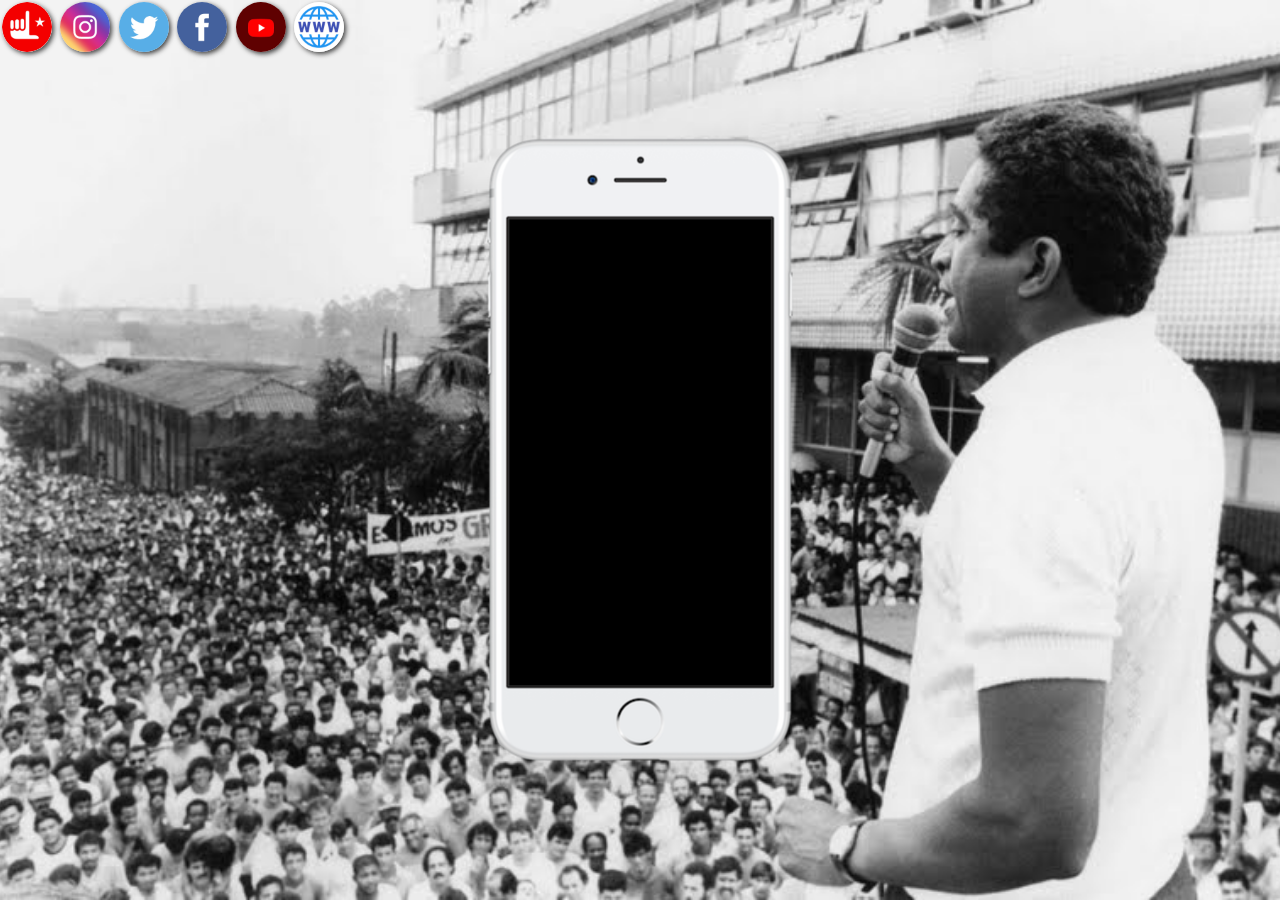
<file: index.html>
<!DOCTYPE html>
<html lang="pt-br">
<head>
    <meta charset="UTF-8">
    <meta http-equiv="X-UA-Compatible" content="IE=edge">
    <meta name="viewport" content="width=device-width, initial-scale=1.0">
    <title>Deputado Federal Vicentinho</title>
    <link rel="shortcut icon" href="imagens/icone.png" type="image/x-icon">
    <link rel="stylesheet" href="Estilos/style.css">
</head>
<body>
    <main>
        <section id="telefone">
            <iframe  src="" name="tela" id="tela" frameborder="0" width="100vw"></iframe>
        </section>
        <section id="redes-sociais">
            <a href="Htmls/home.html" target="tela"><img src="imagens/Logos/Logo_home.jpg" alt="home"></a>
            <a href="Htmls/instagram.html" target="tela"><img src="imagens/Logos/logo-instagram.jpg" alt="instagram"></a>
            <a href="Htmls/twitter.html" target="tela"><img src="imagens/Logos/logo-twitter.jpg" alt="twitter"></a>
            <a href="Htmls/facebook.html" target="tela"><img src="imagens/Logos/logo-facebook.jpg" alt="facebook"></a>
            <a href="Htmls/youtube.html" target="tela"><img src="imagens/Logos/logo-youtube.jpg" alt="youtube"></a>
            <a href="Htmls/Site.html" target="tela"><img src="imagens/Logos/logo-site.jpg" alt="site"></a>

        </section>
    </main>
    
</body>
</html>
</file>
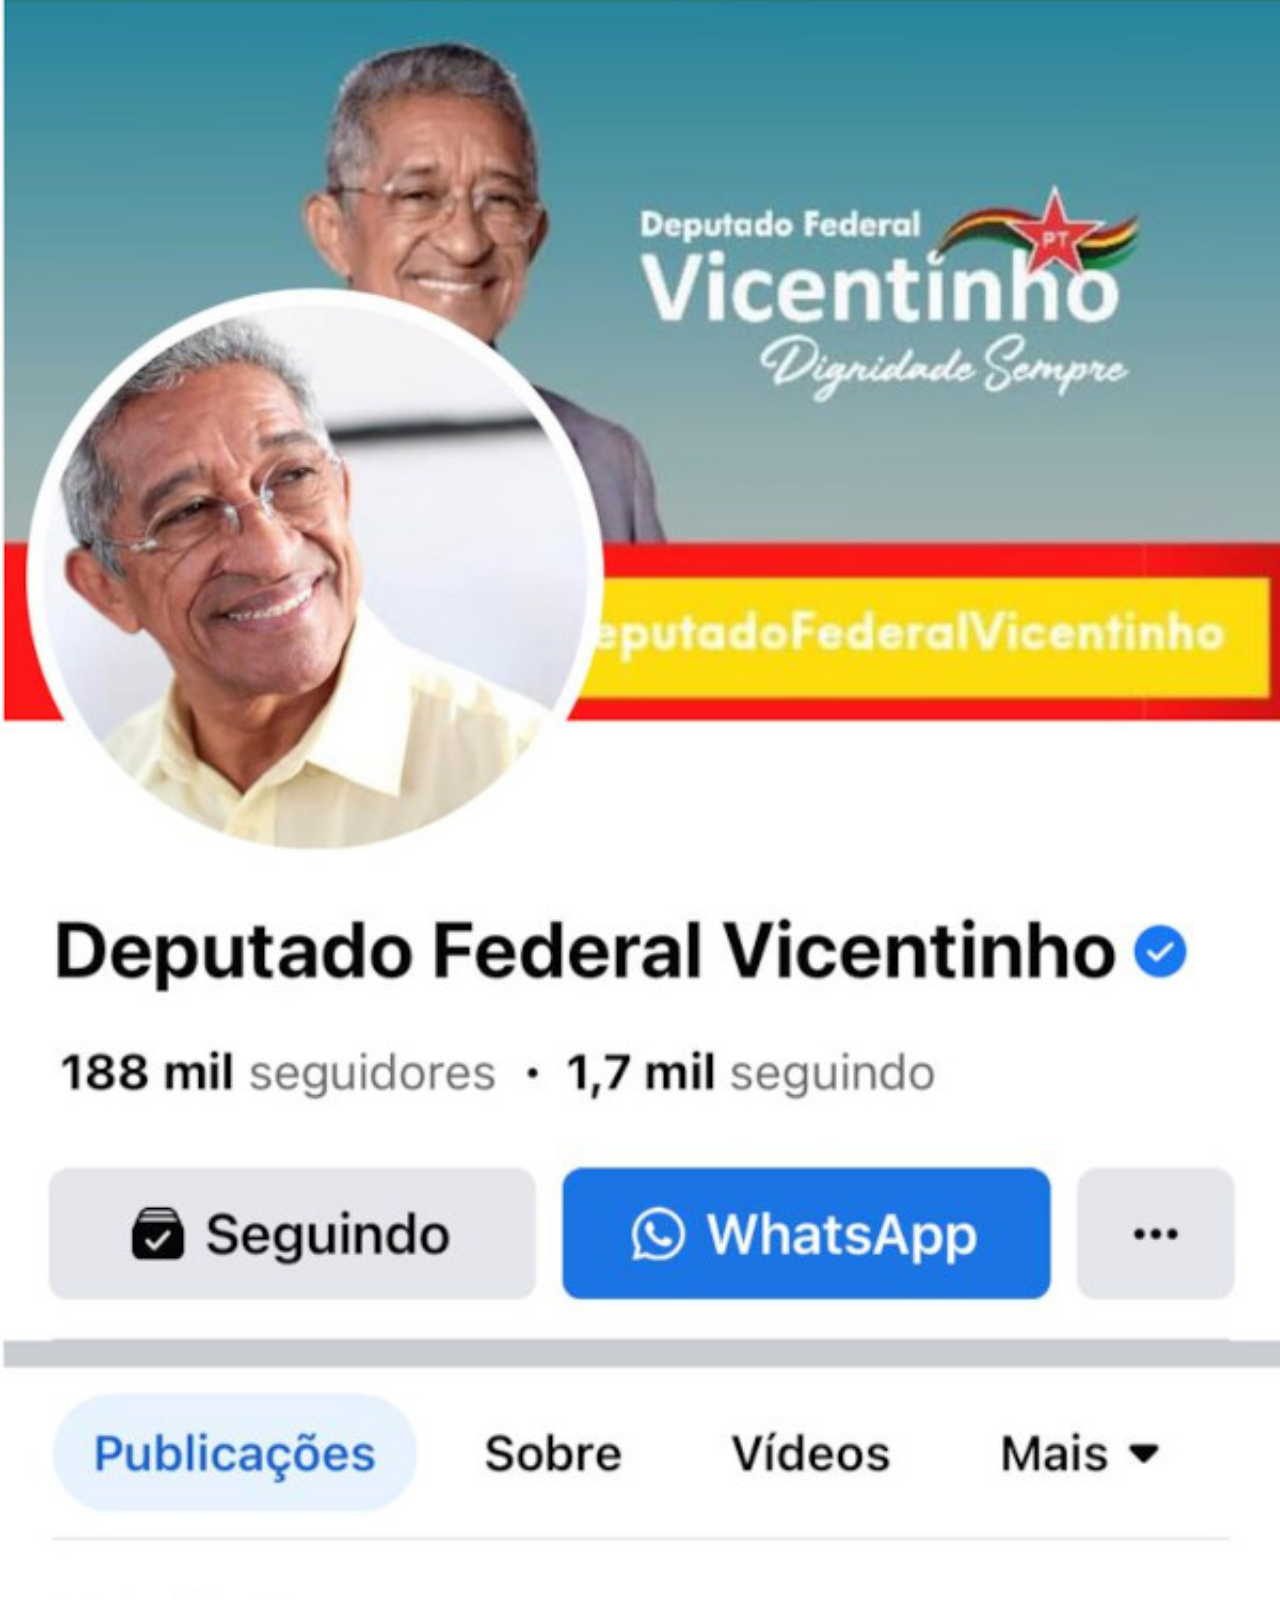
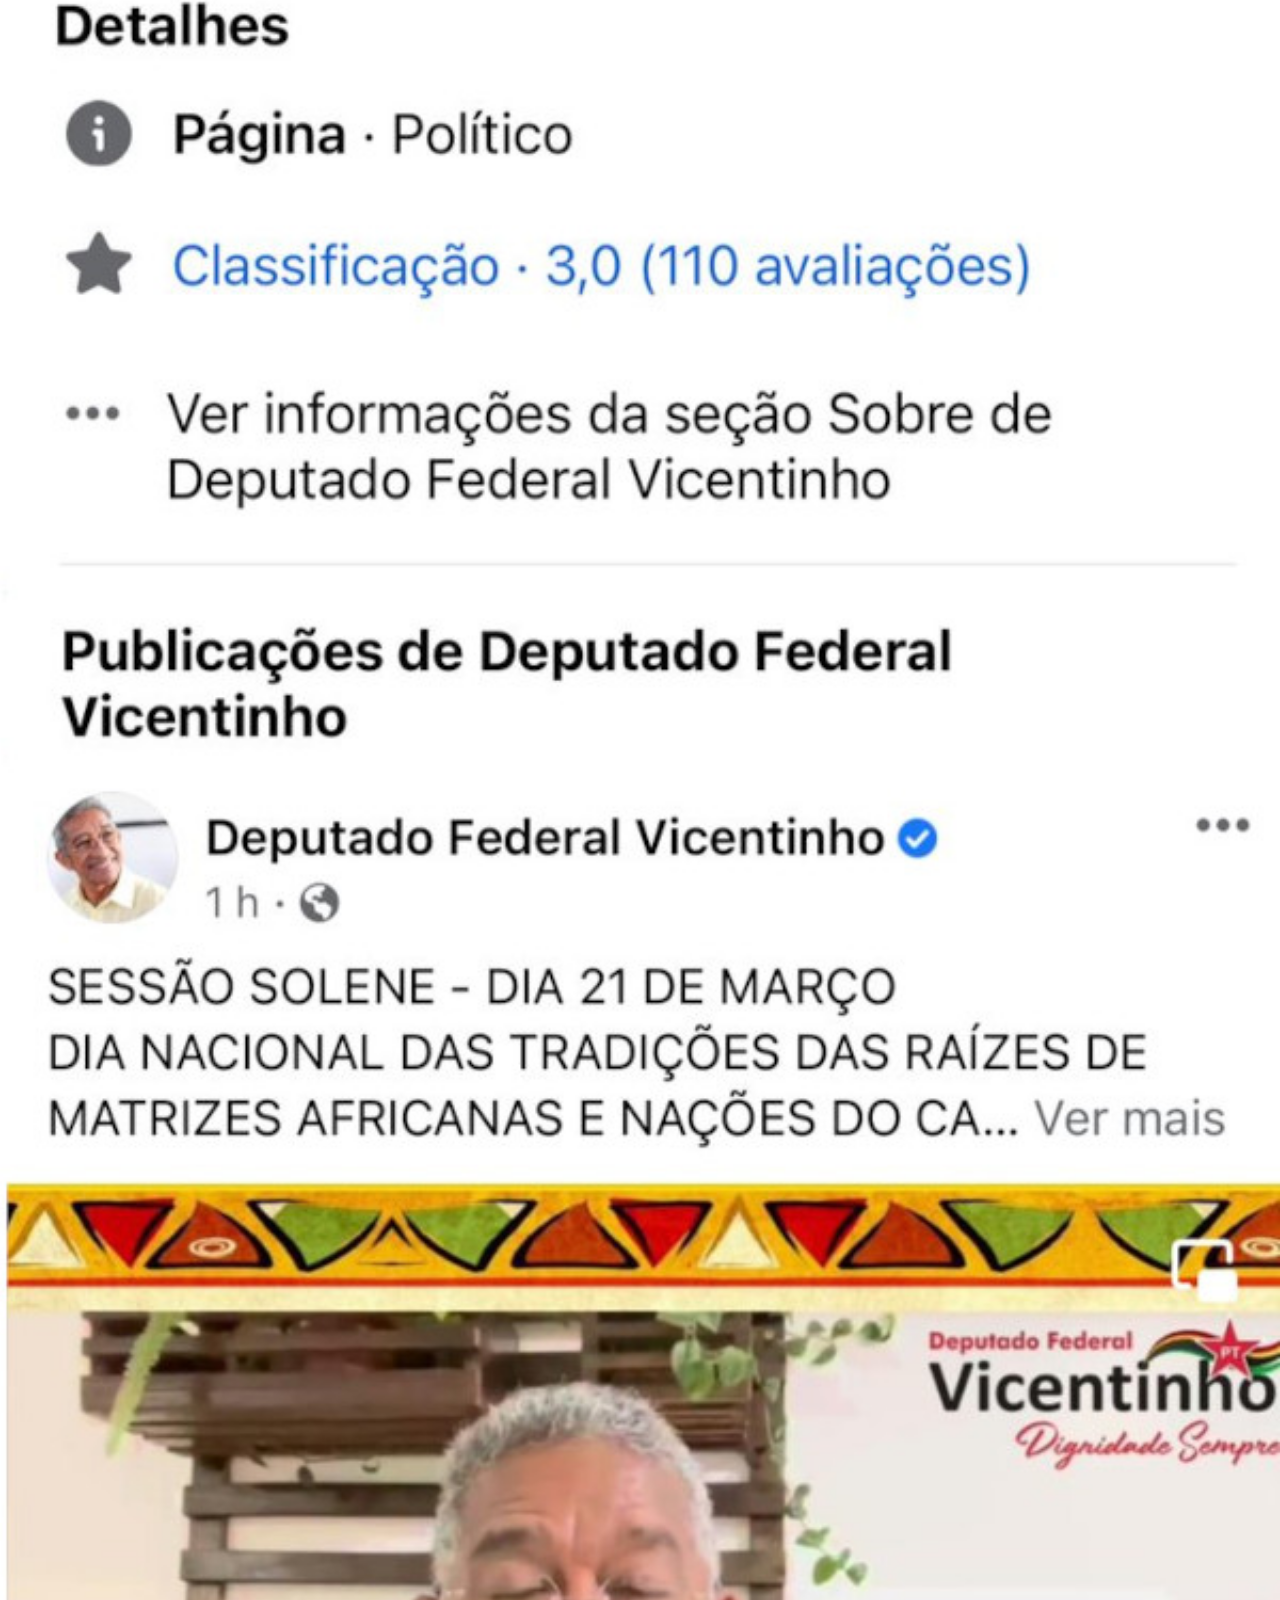
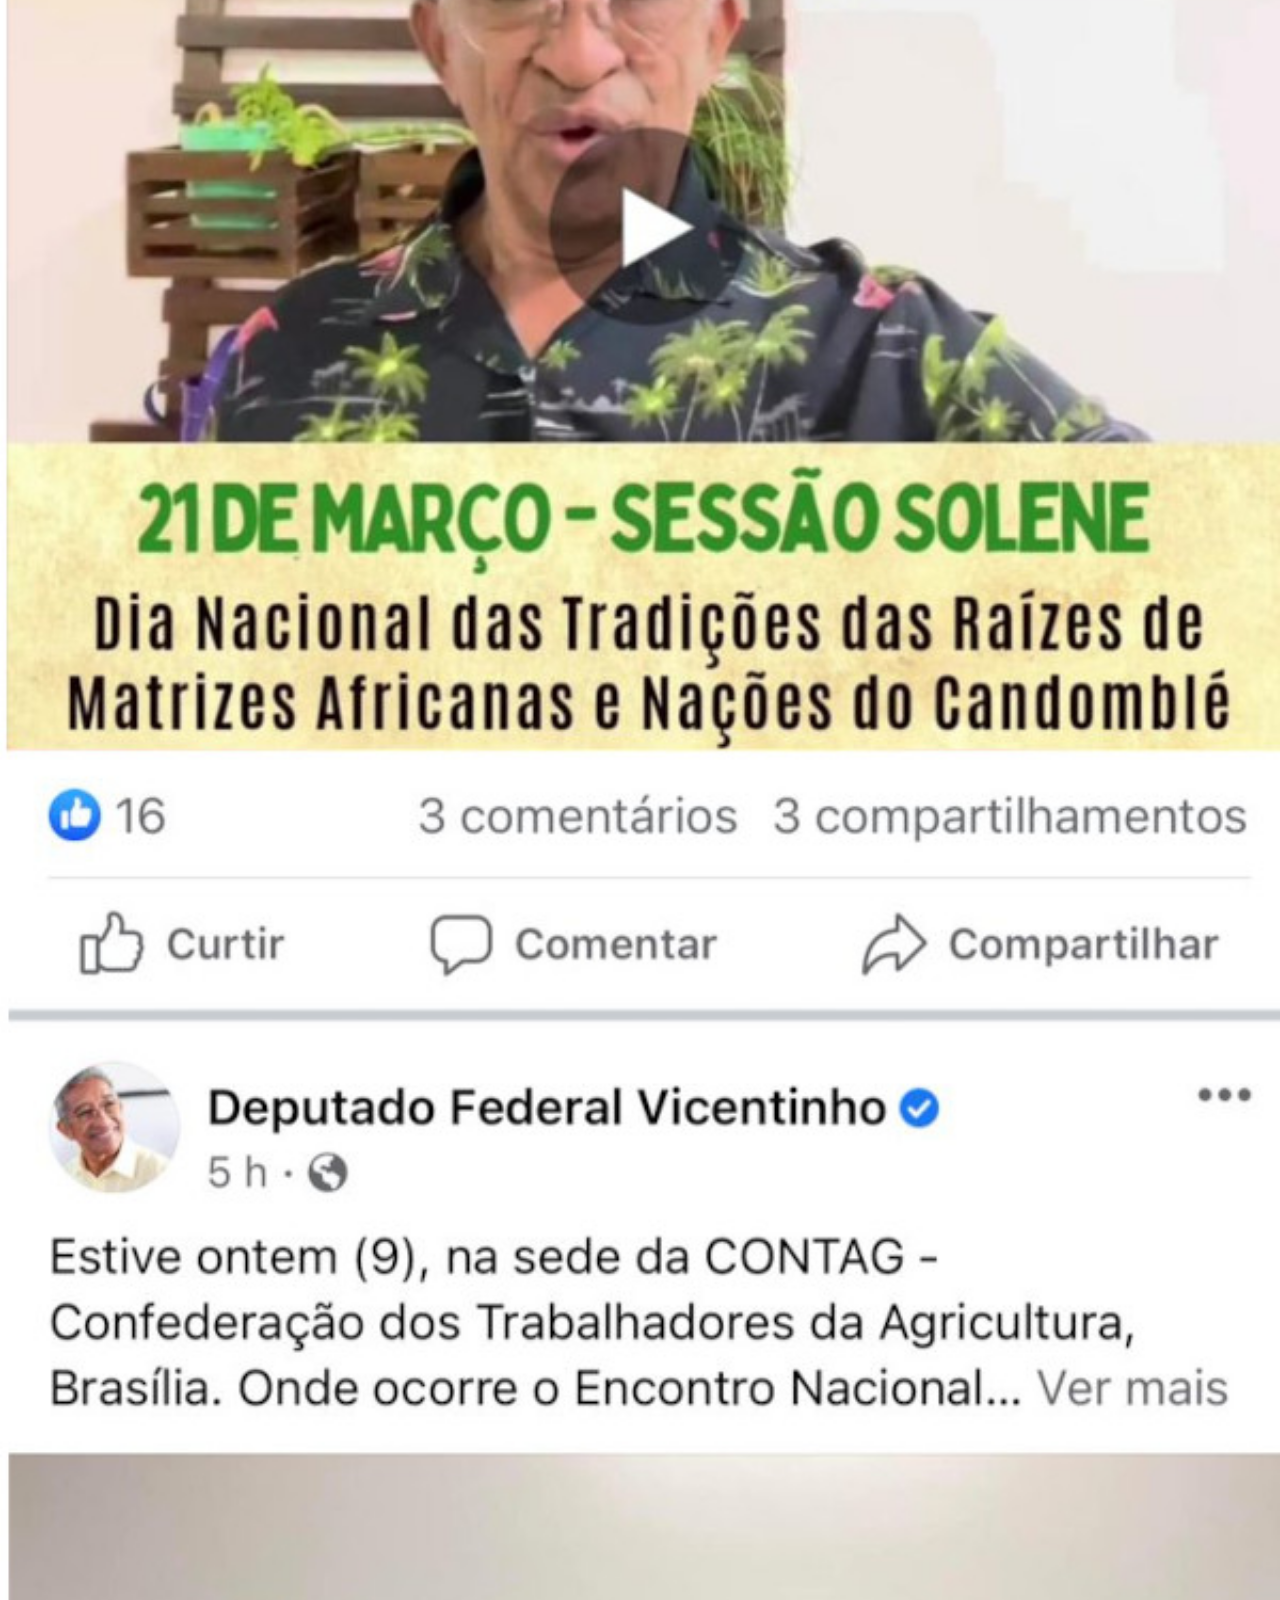
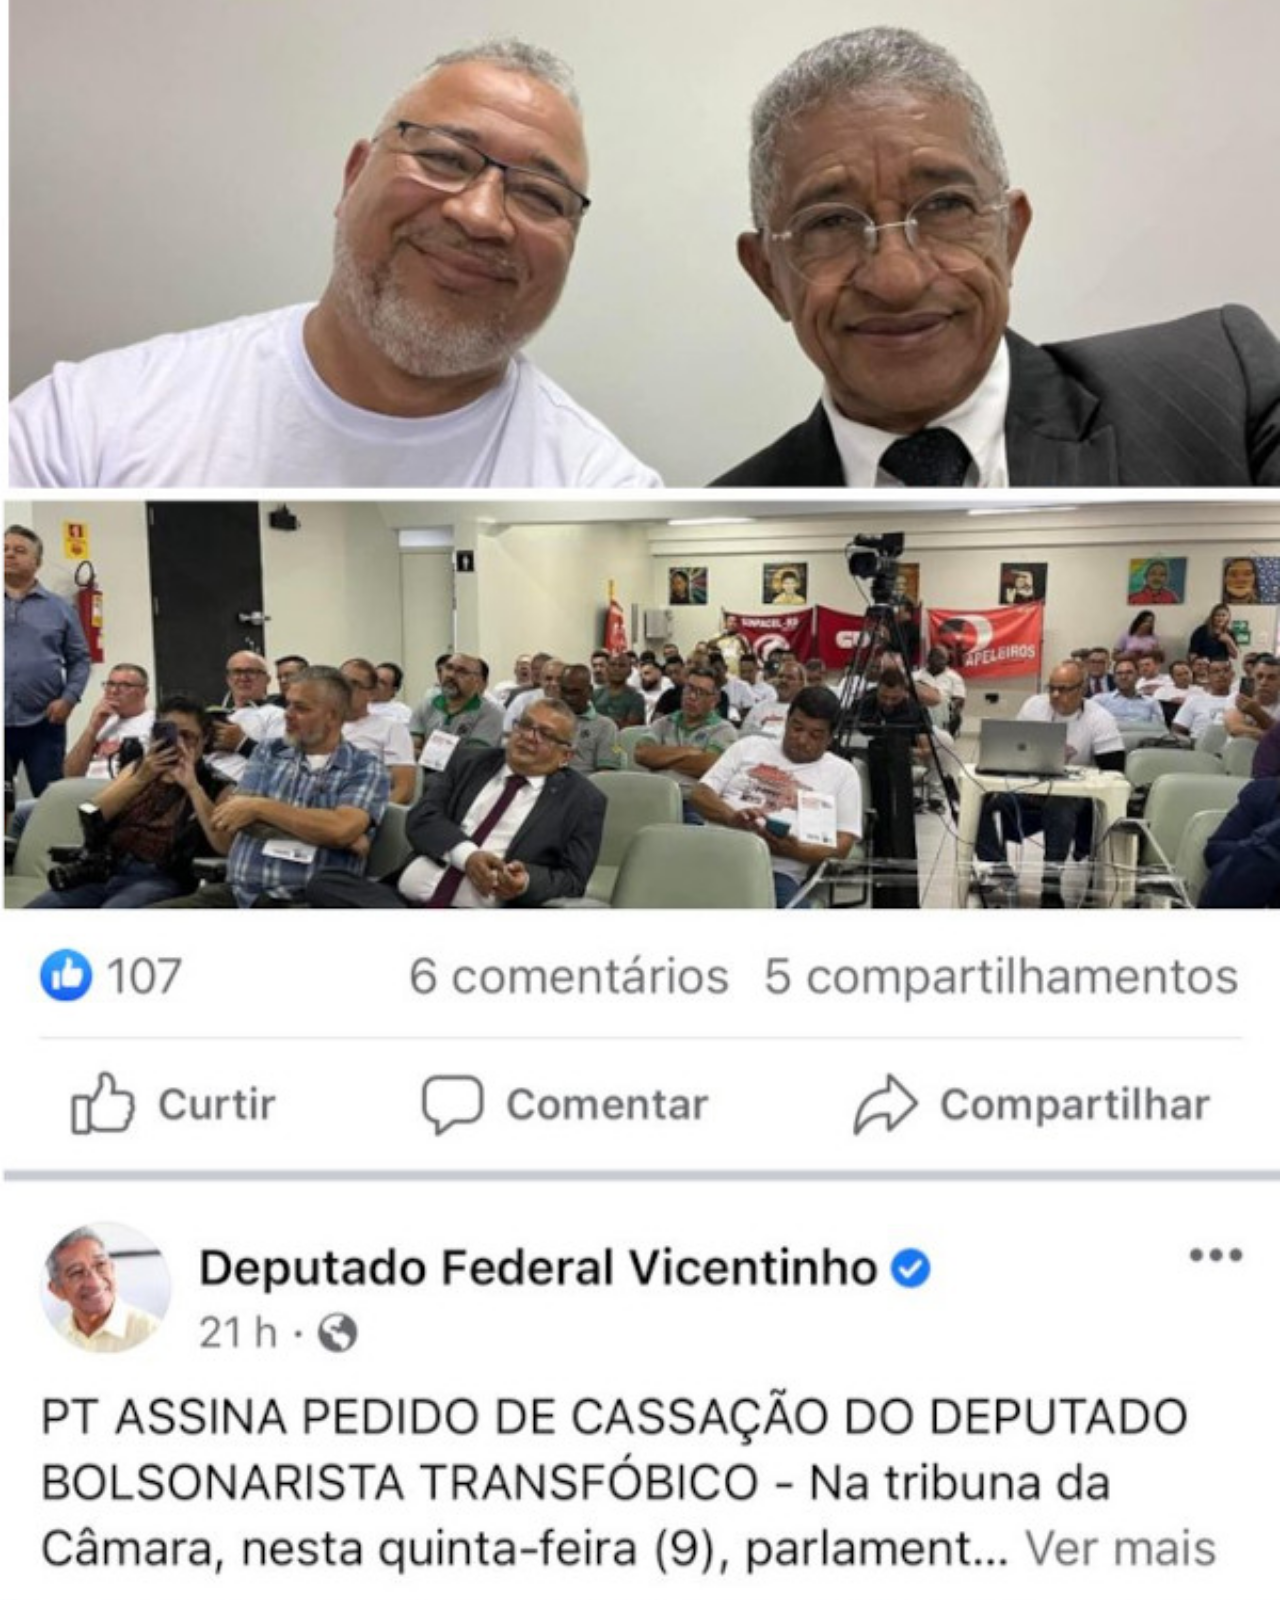
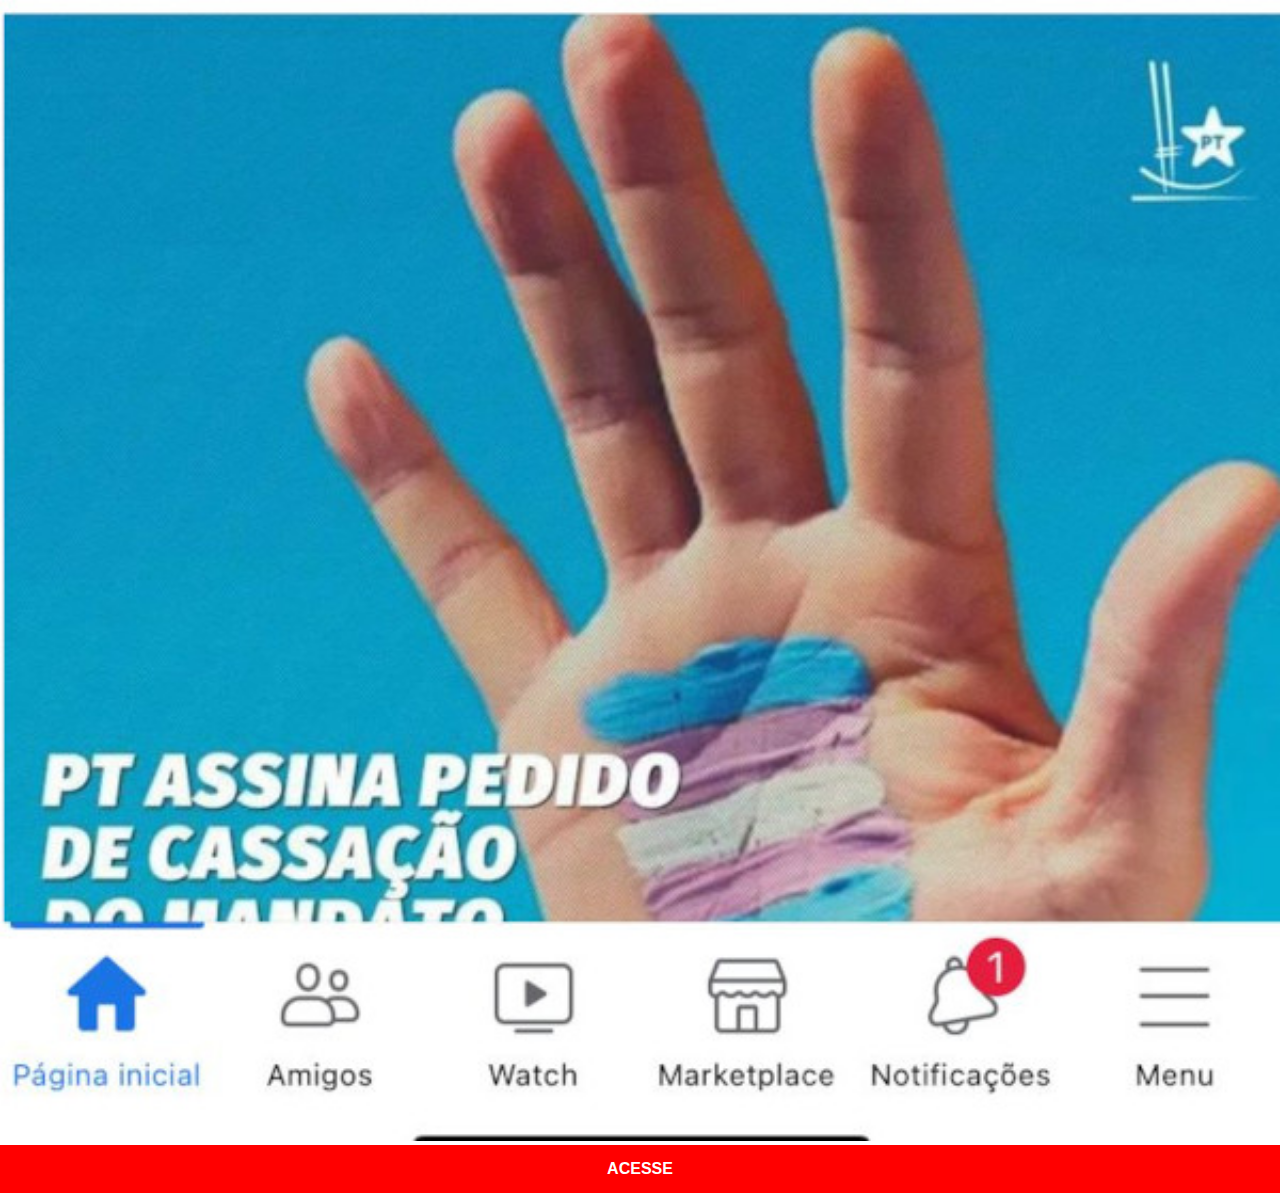
<file: Htmls/facebook.html>
<!DOCTYPE html>
<html lang="pt-br">
<head>
    <meta charset="UTF-8">
    <meta http-equiv="X-UA-Compatible" content="IE=edge">
    <meta name="viewport" content="width=device-width, initial-scale=1.0">
    <title>facebook</title>
    <link rel="stylesheet" href="../Estilos/estilo.css">
</head>
<body>
    <img src="../imagens/Redes/Facebook_Pai.jpg" alt="facebook">
    <a href="https://www.facebook.com/DeputadoFederalVicentinho?mibextid=ZbWKwL" target="_blank">ACESSE</a>
    
</body>
</html>
</file>
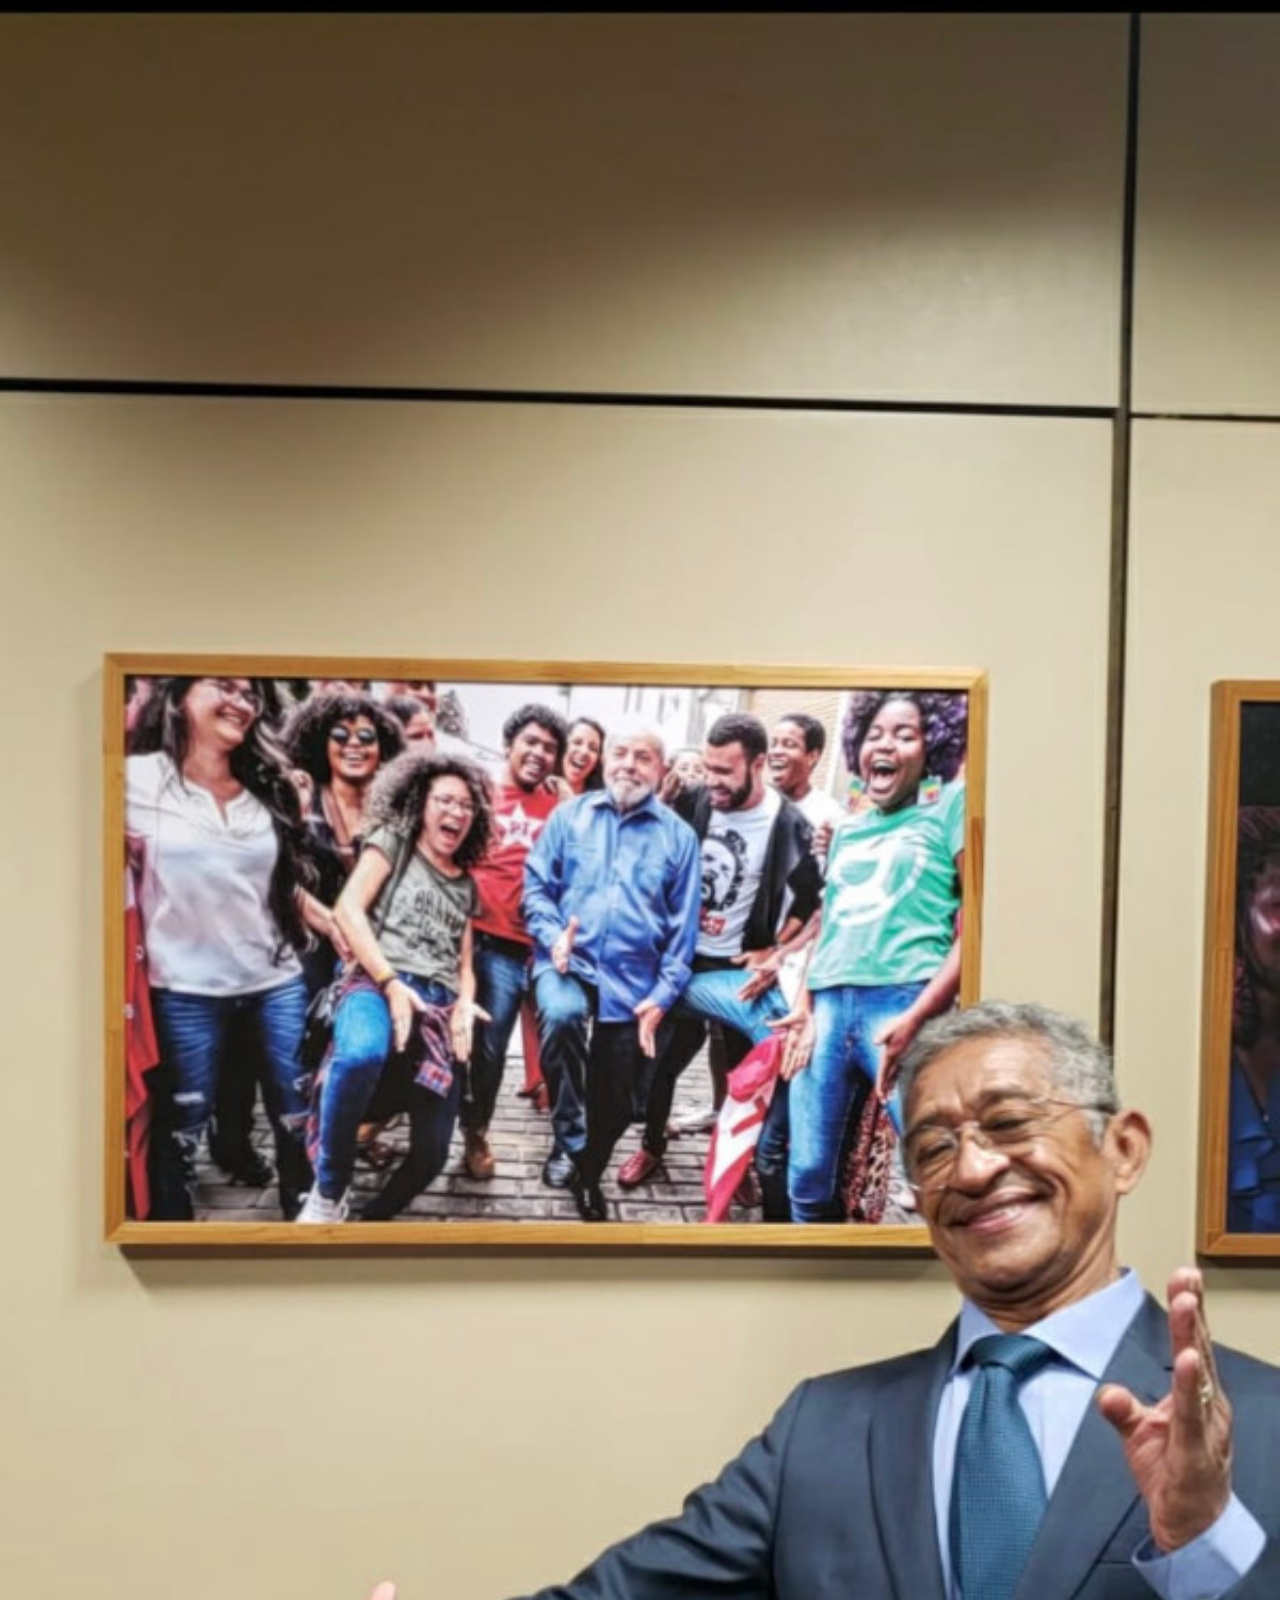
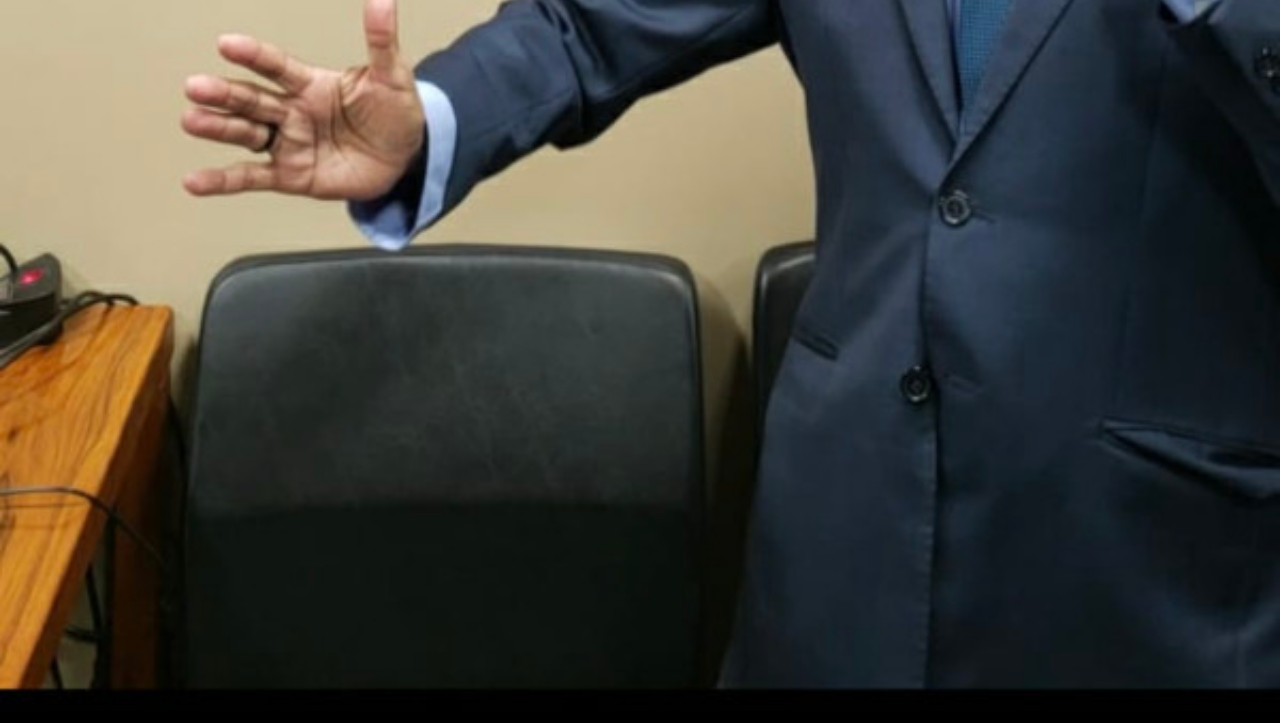
<file: Htmls/home.html>
<!DOCTYPE html>
<html lang="pt-br">
<head>
    <meta charset="UTF-8">
    <meta http-equiv="X-UA-Compatible" content="IE=edge">
    <meta name="viewport" content="width=device-width, initial-scale=1.0">
    <title>Home</title>
    <link rel="stylesheet" href="../Estilos/estilo.css">
    
    
</head>
         

<body>
    <img style="background-size: cover;" src="../imagens/Pai_home.jpg" alt="home">
</body>
</html>
</file>
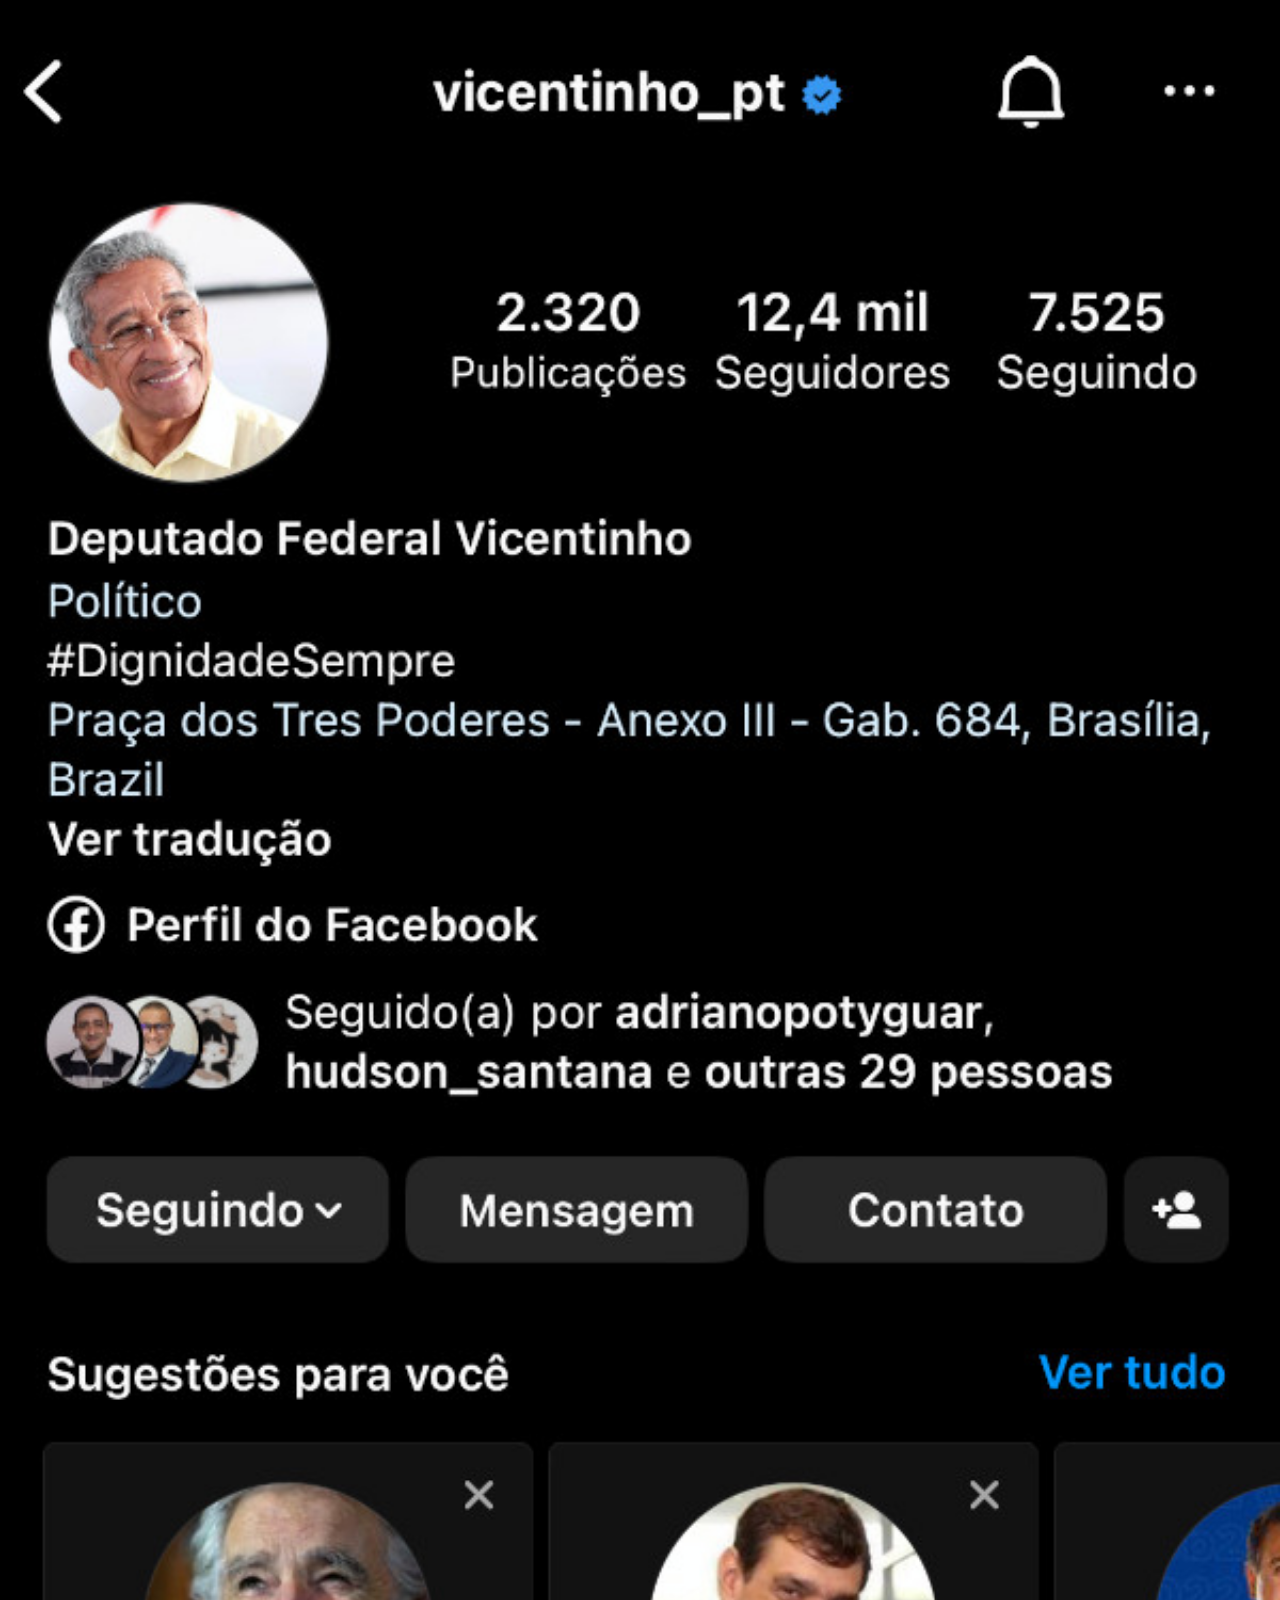
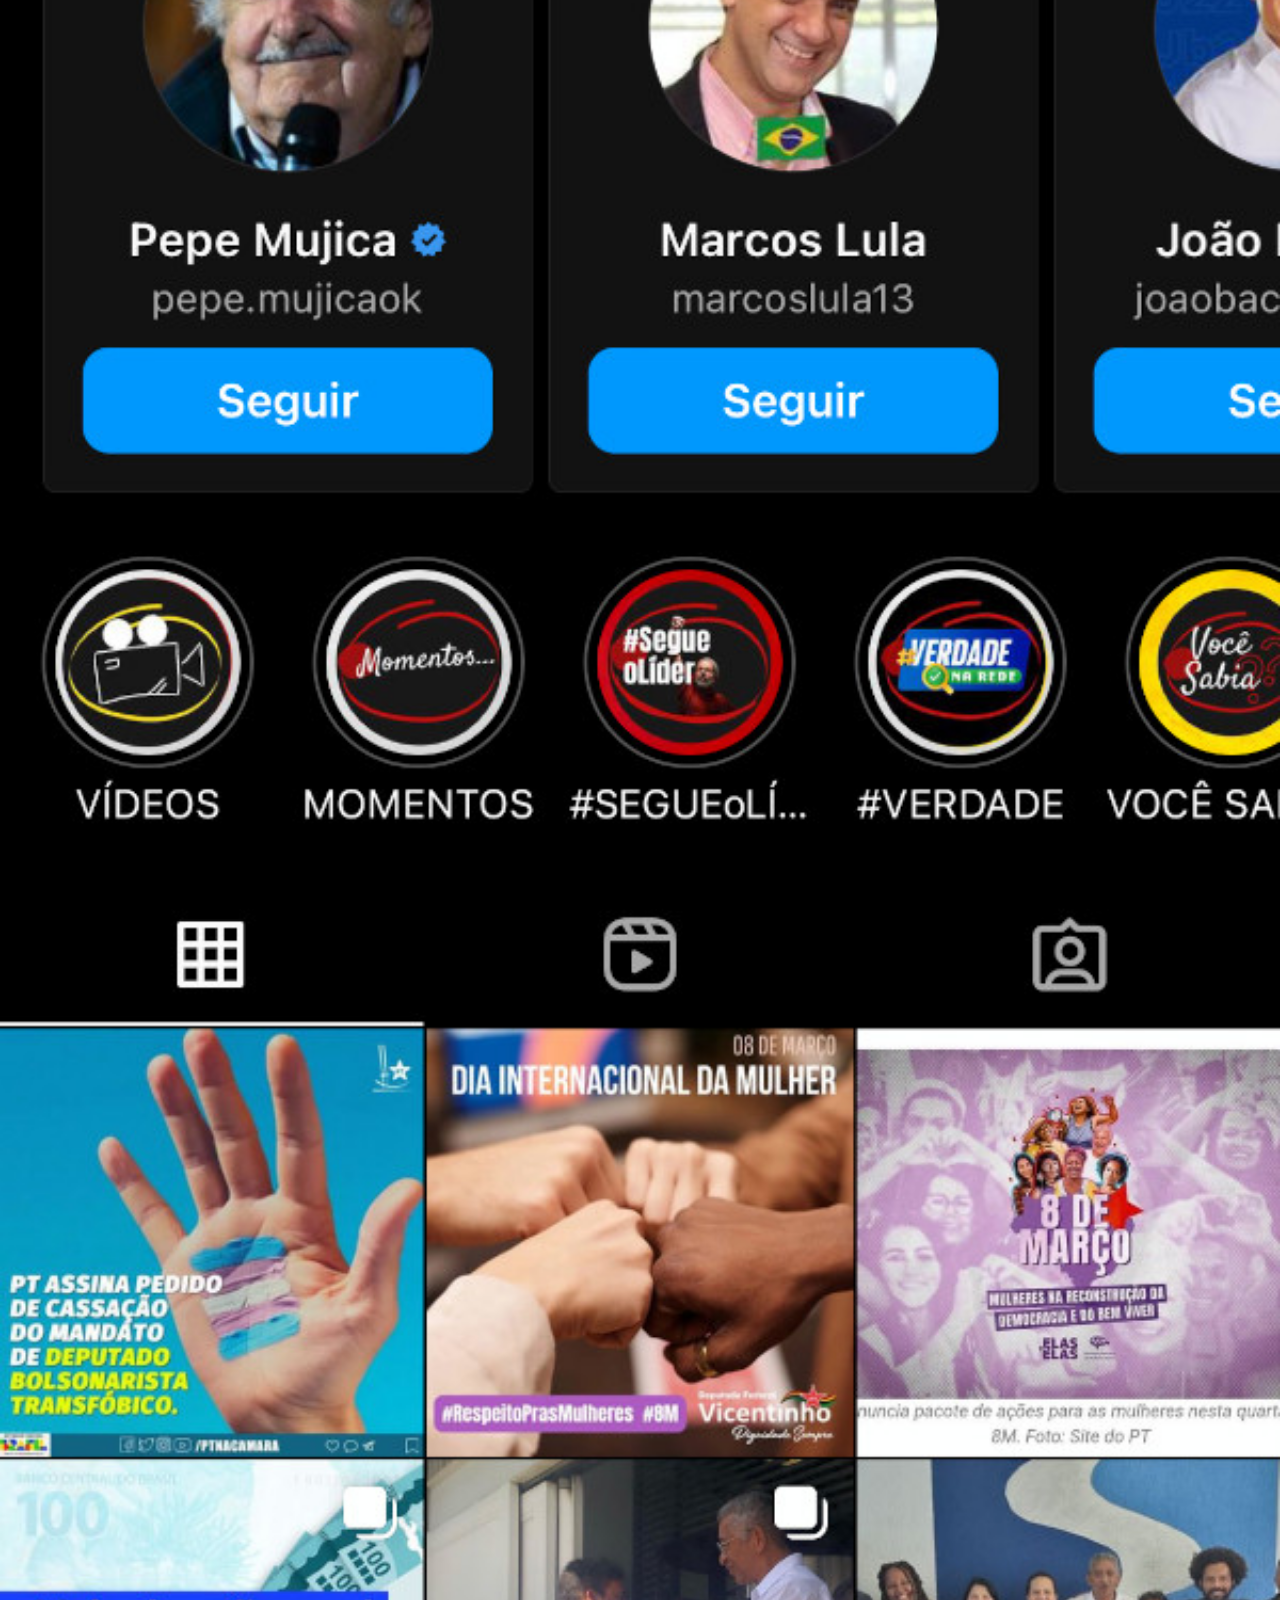
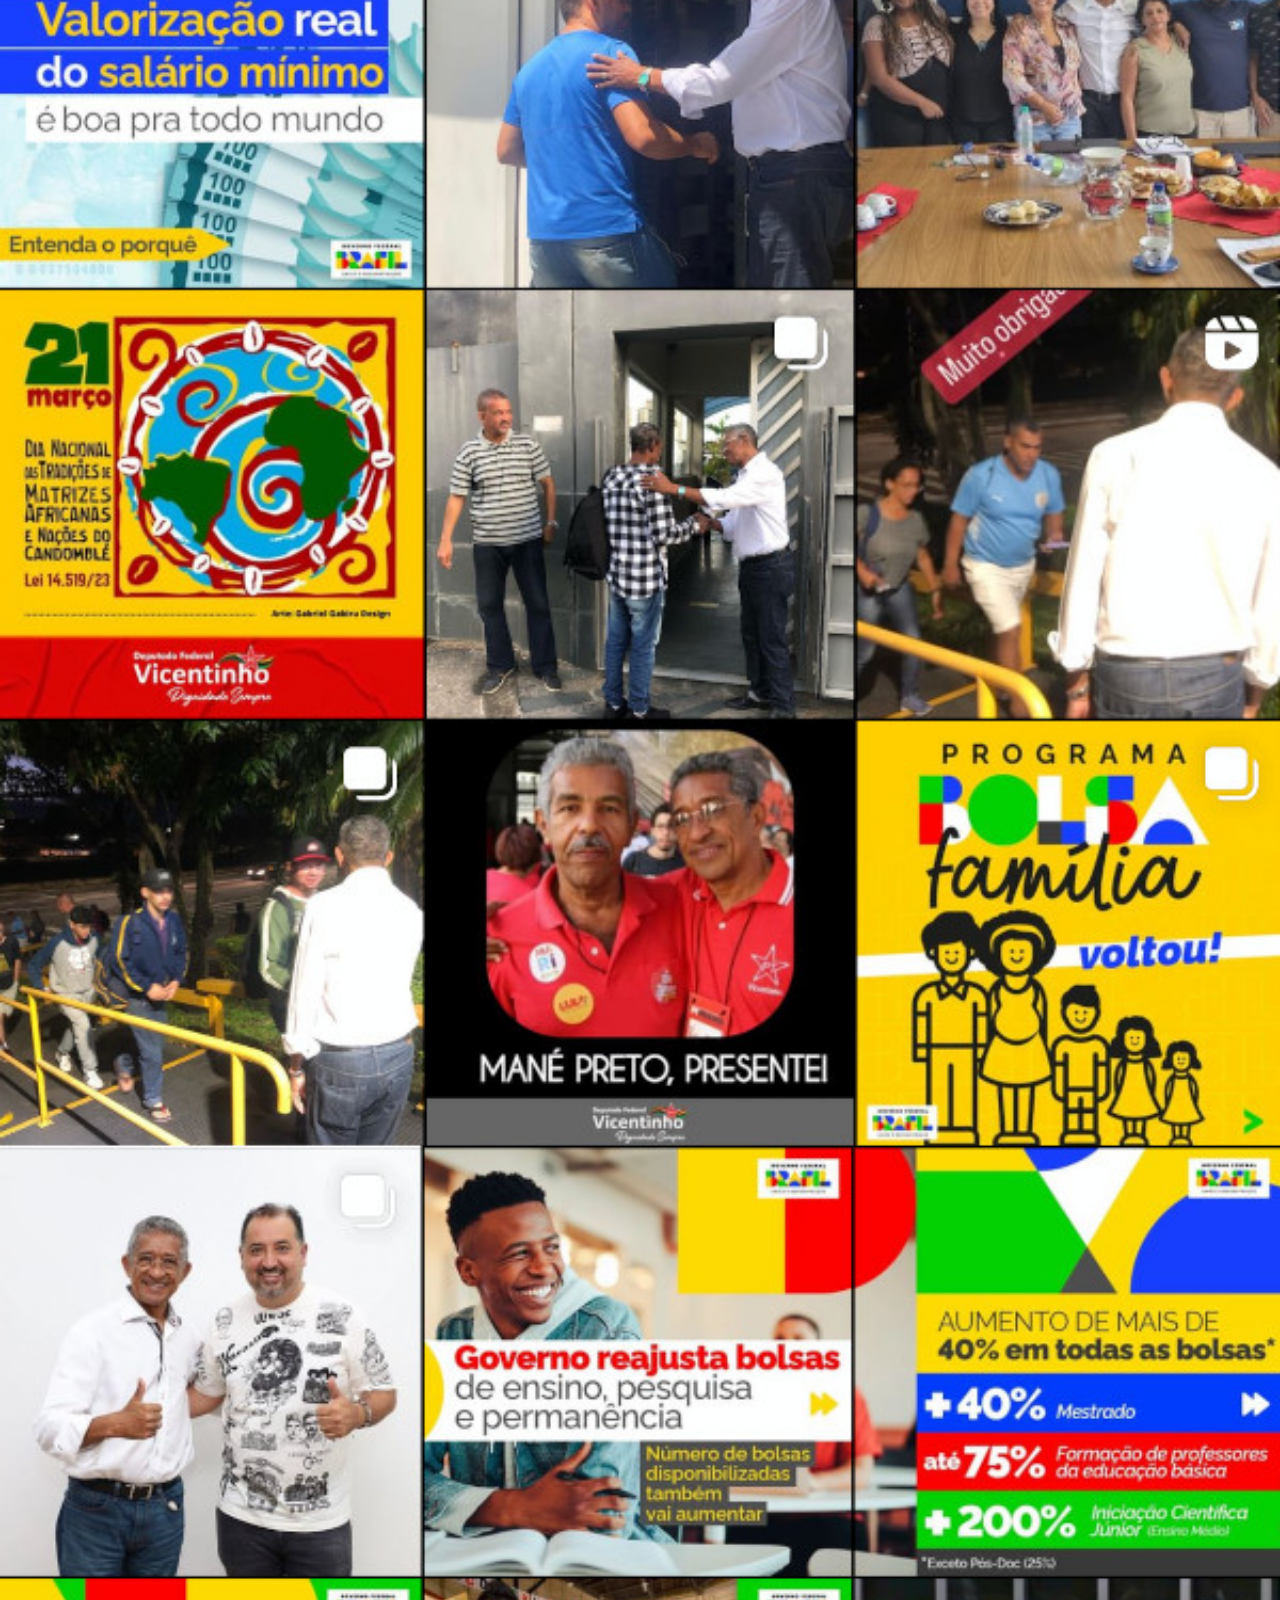
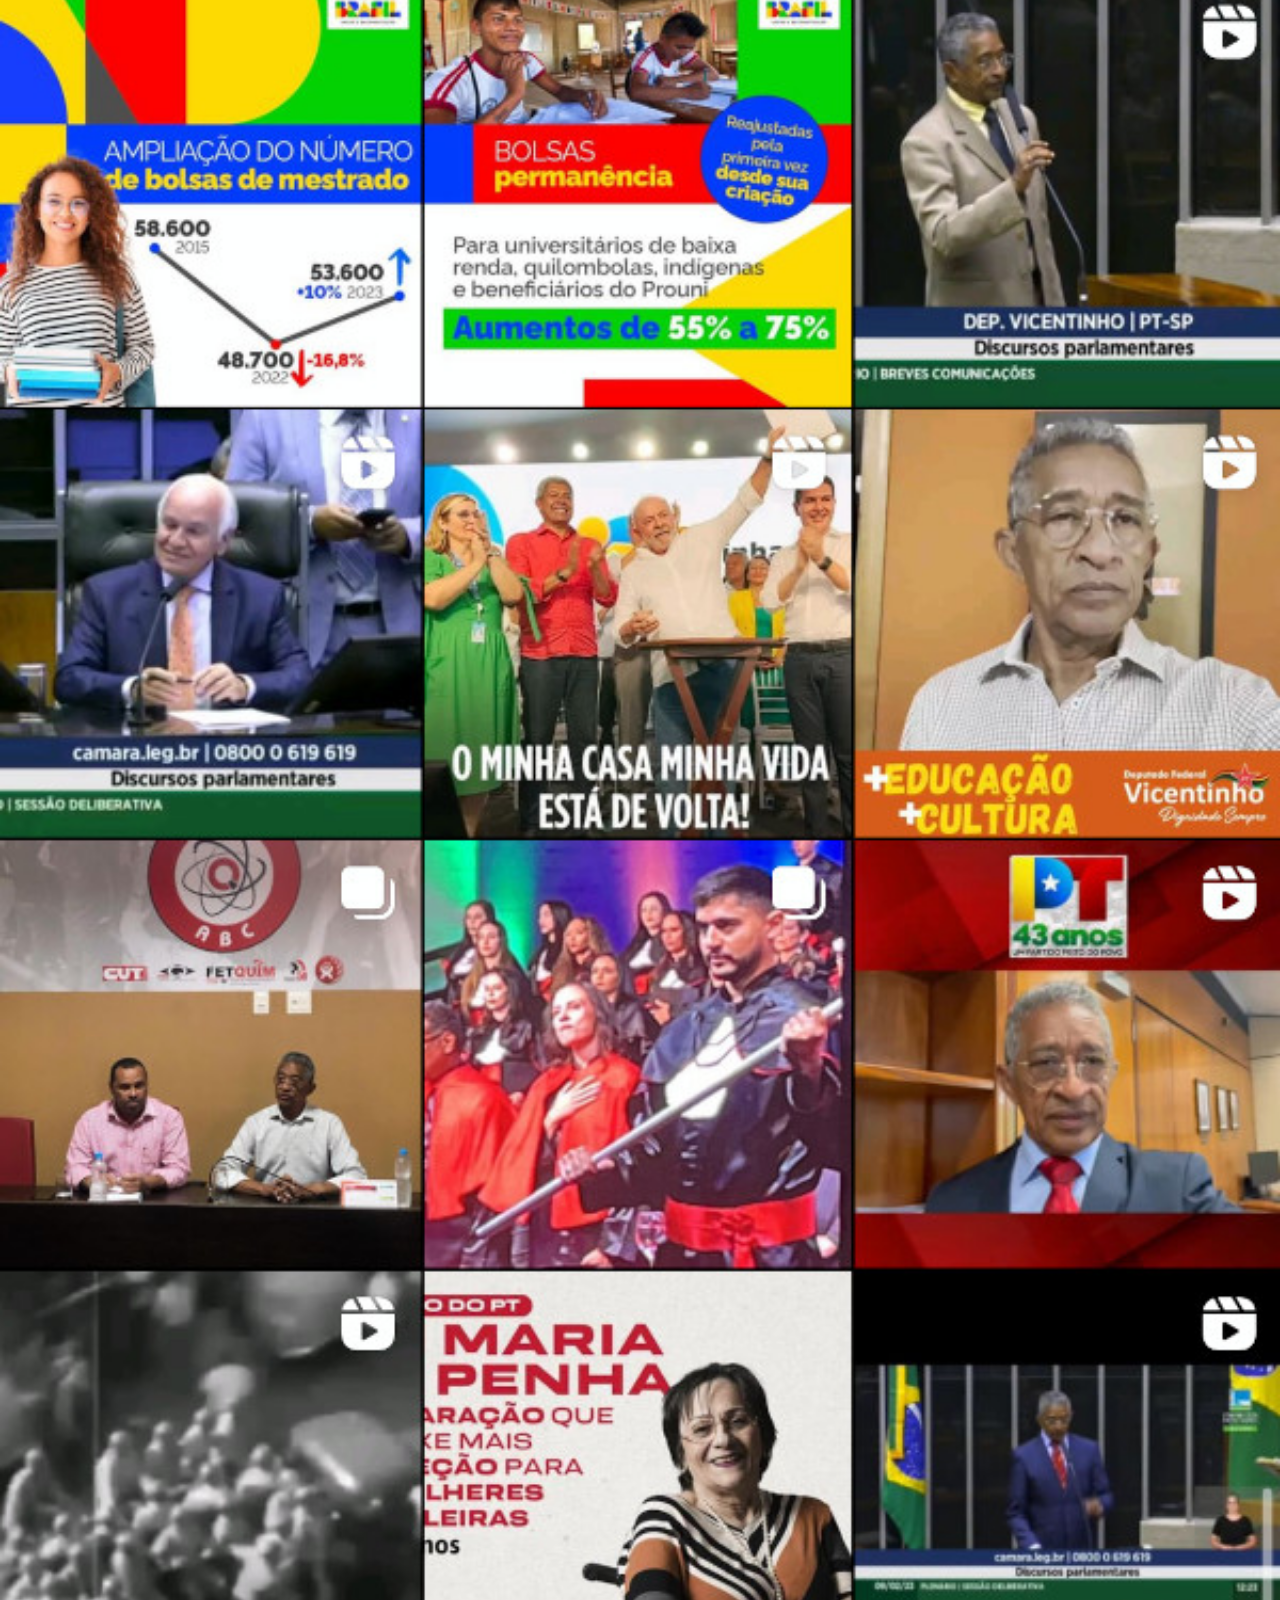
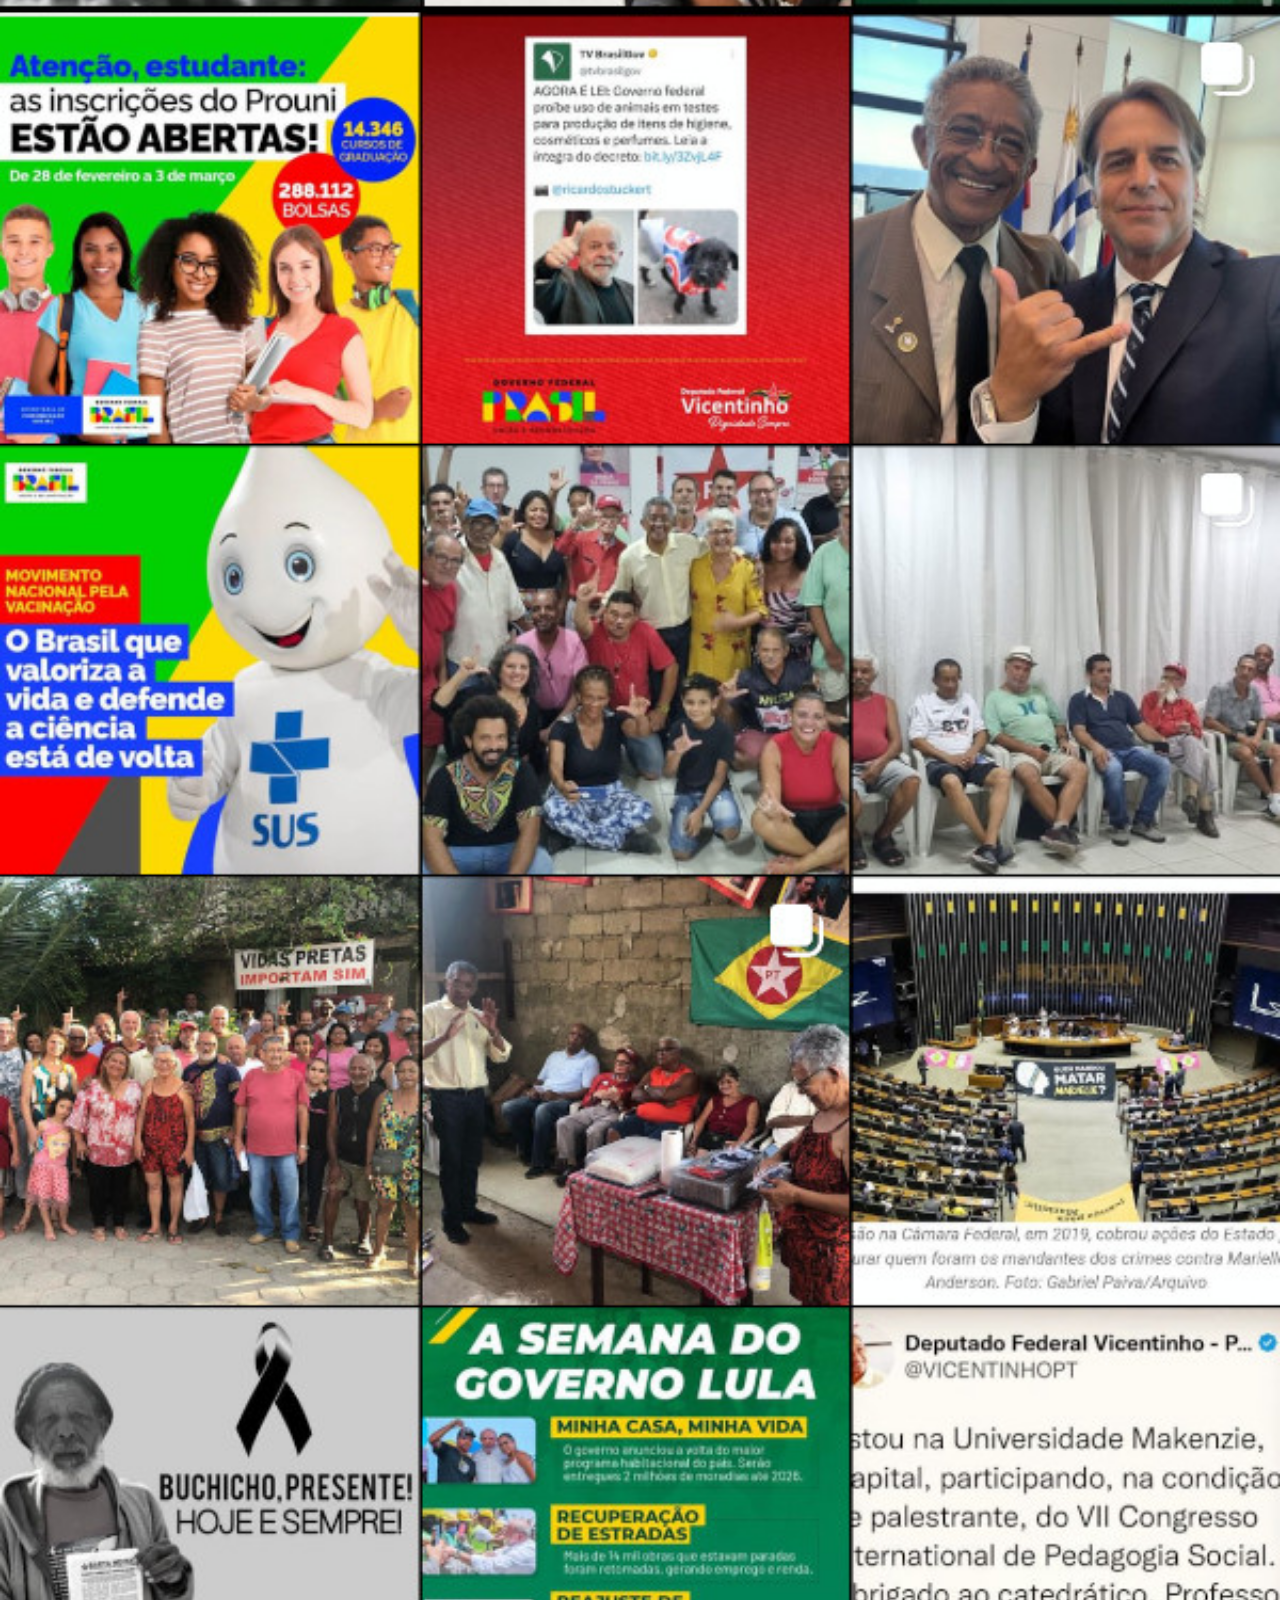
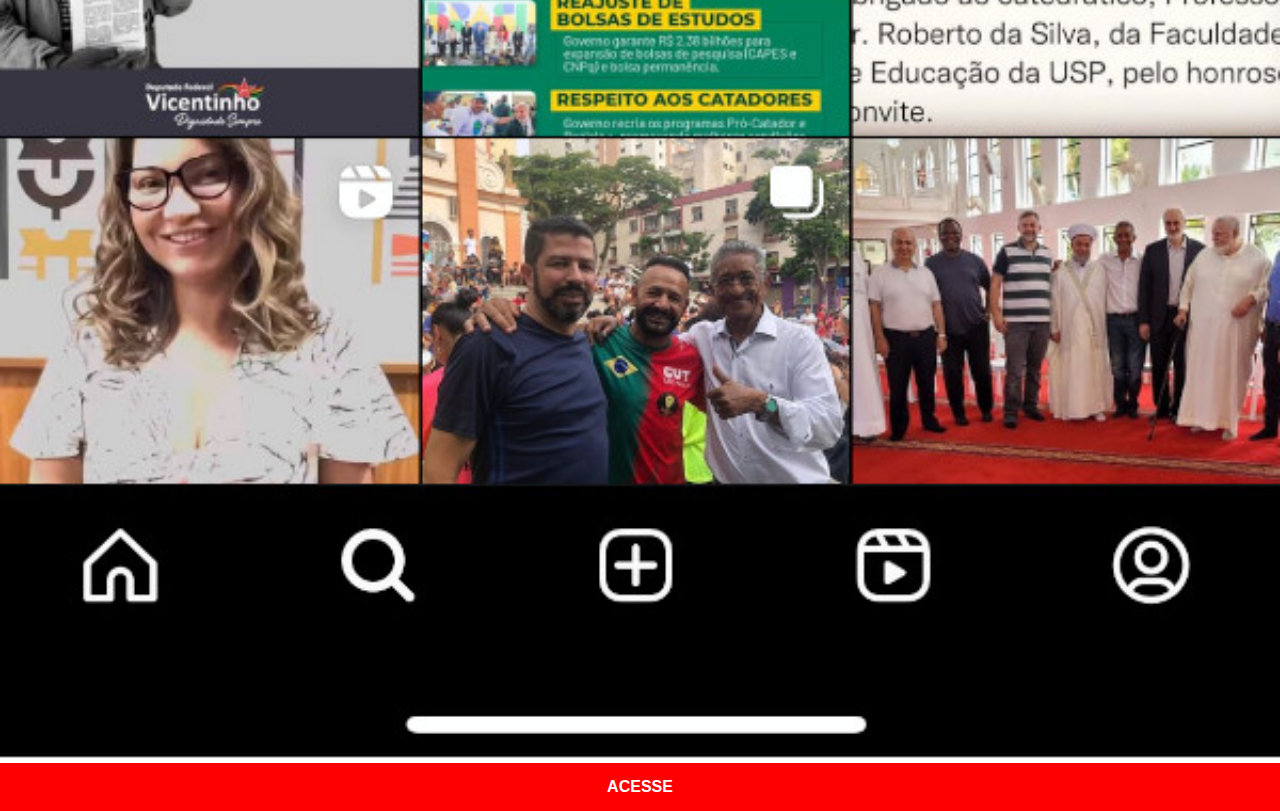
<file: Htmls/instagram.html>
<!DOCTYPE html>
<html lang="pt-br">
<head>
    <meta charset="UTF-8">
    <meta http-equiv="X-UA-Compatible" content="IE=edge">
    <meta name="viewport" content="width=device-width, initial-scale=1.0">
    <title>Instagram</title>
    <link rel="stylesheet" href="../Estilos/estilo.css">
</head>
<body>
    <img src="../imagens/Redes/Instagram_Pai.jpg" alt="Instagram">
    <a href="https://www.instagram.com/vicentinho_pt/" target="_blank">ACESSE</a>

    
</body>
</html>
</file>
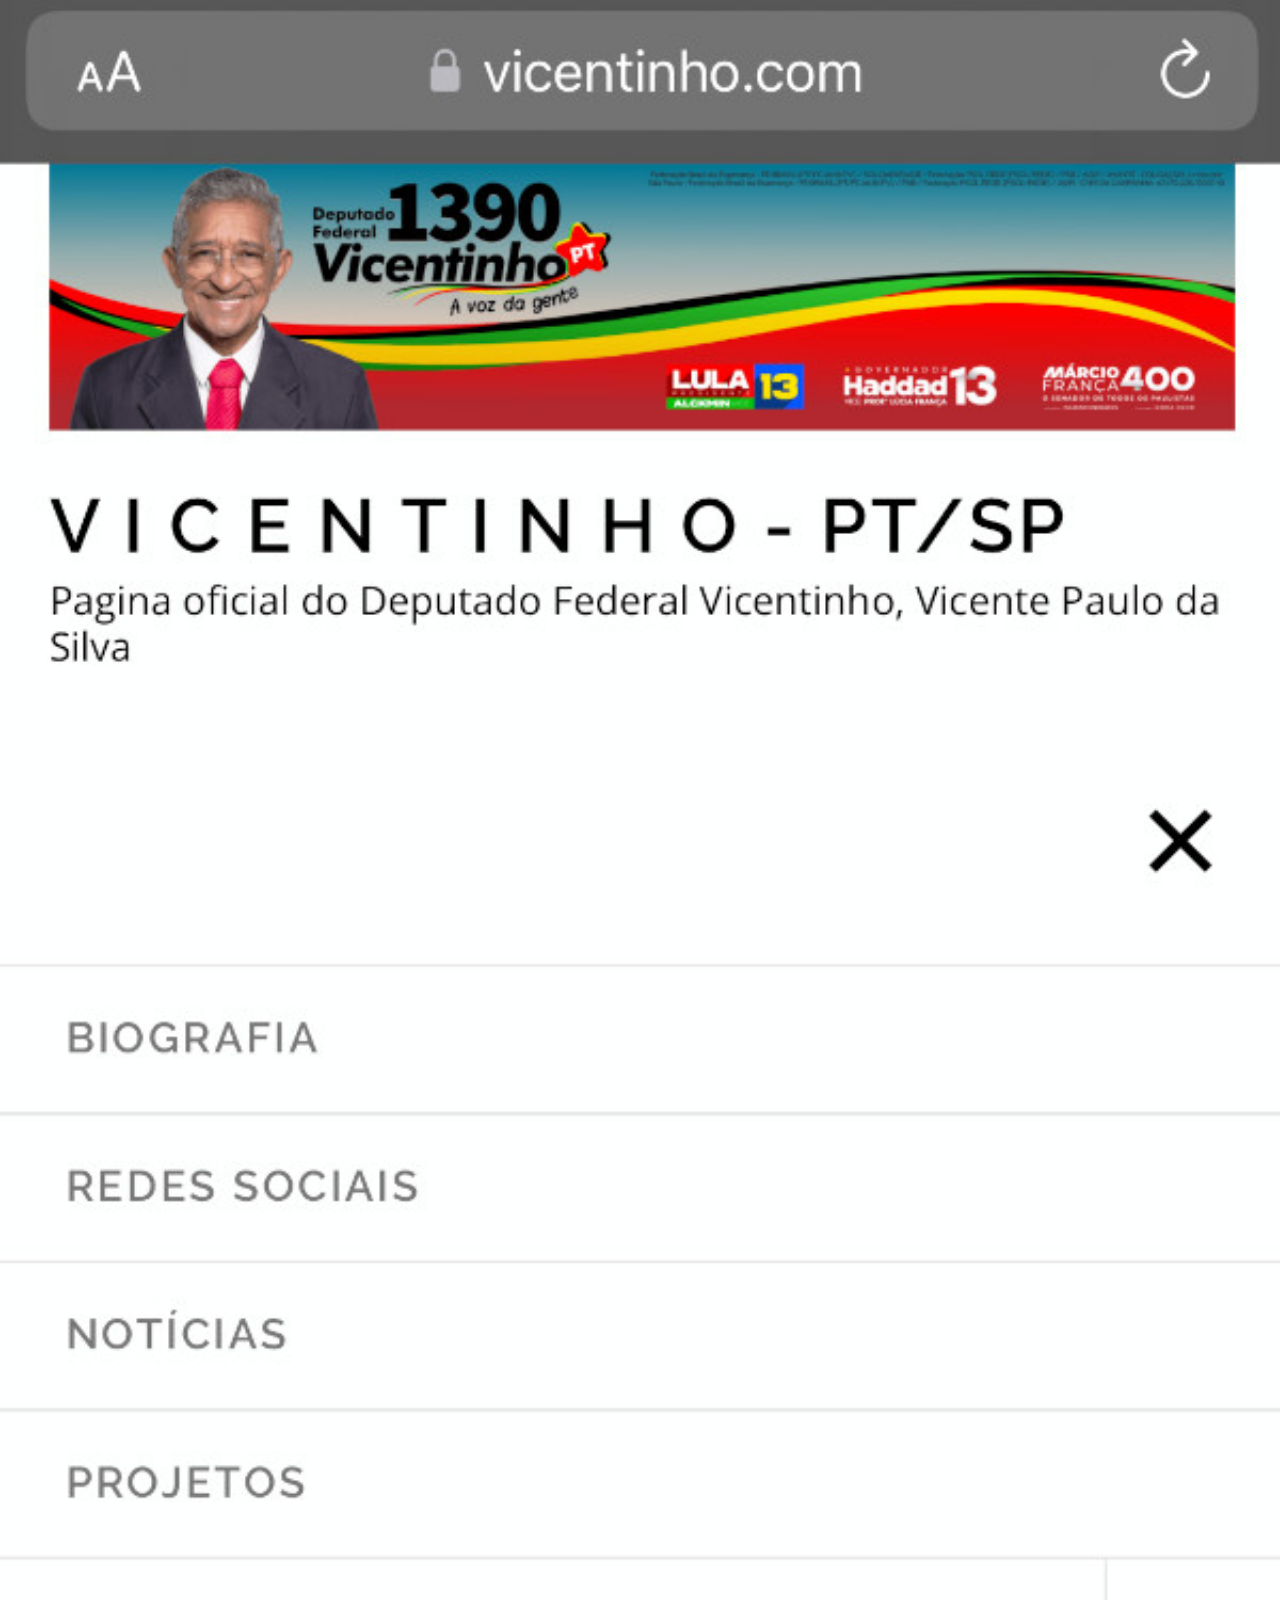
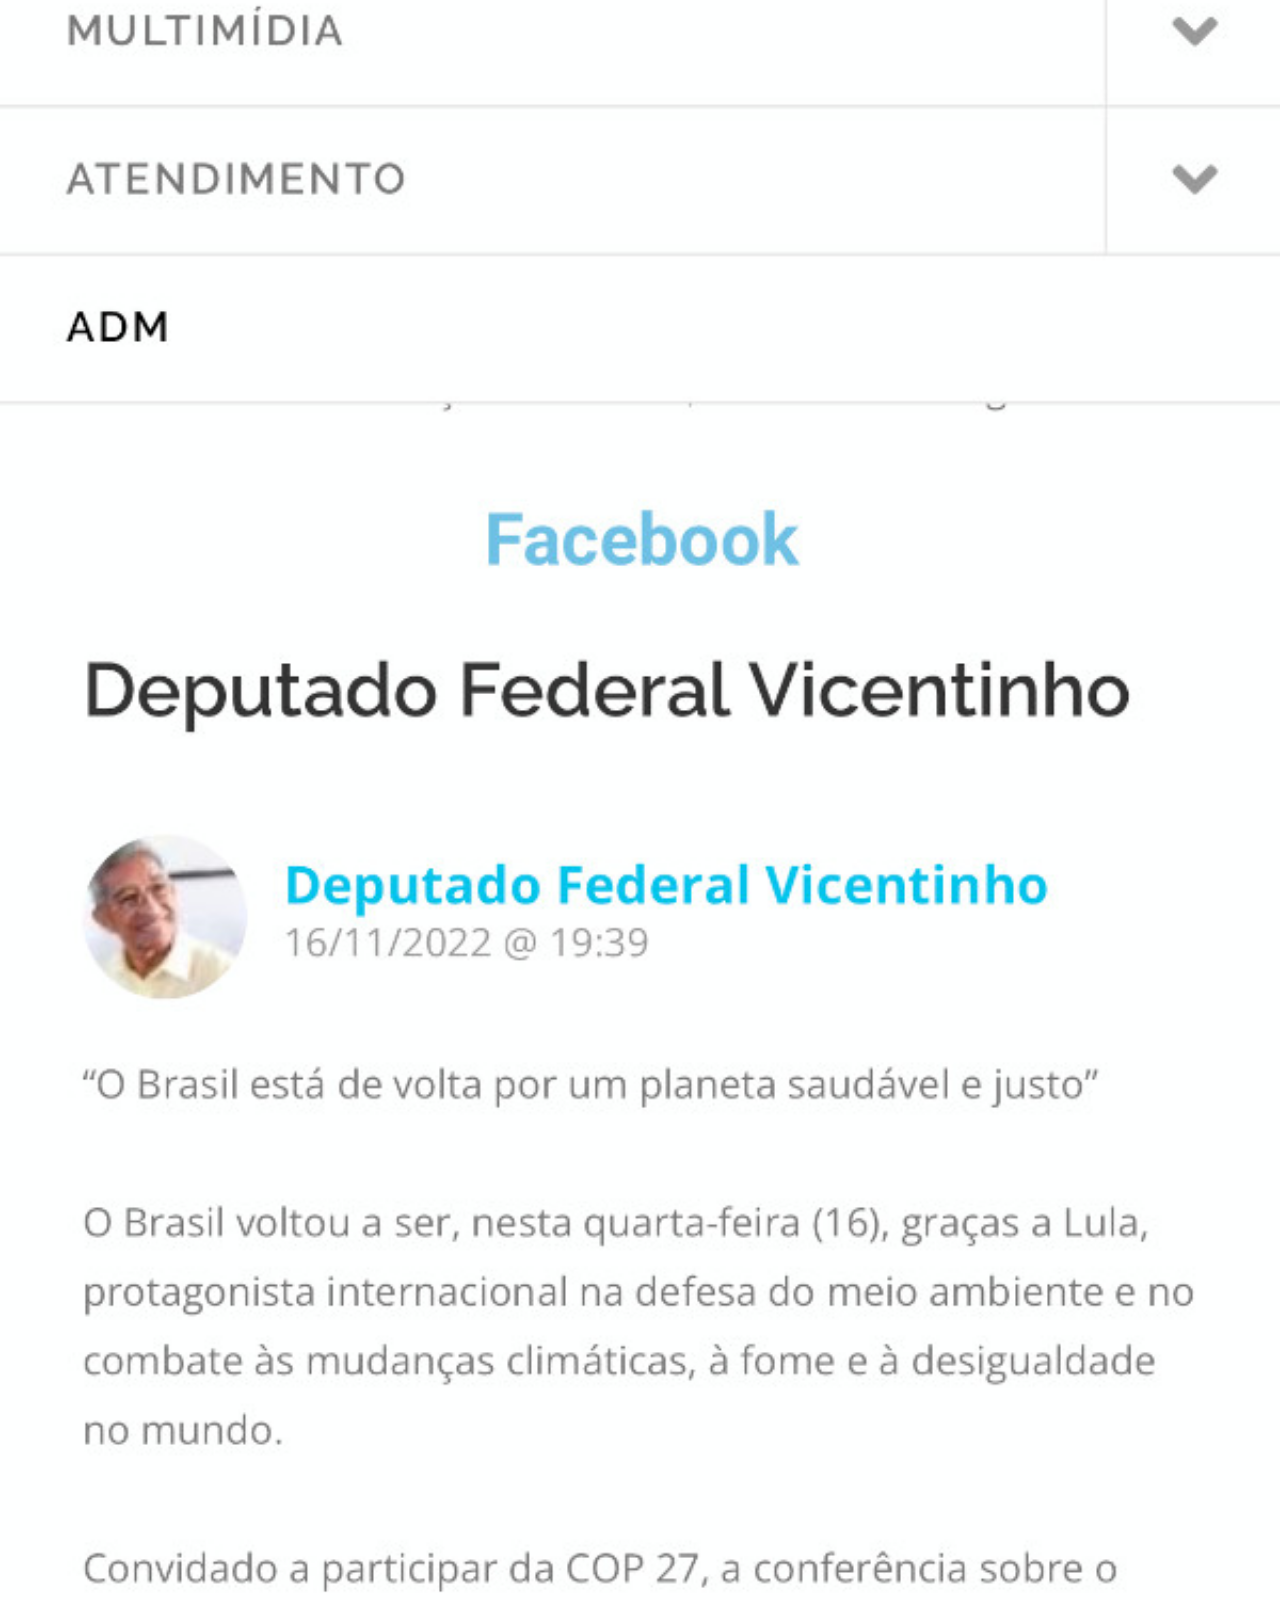
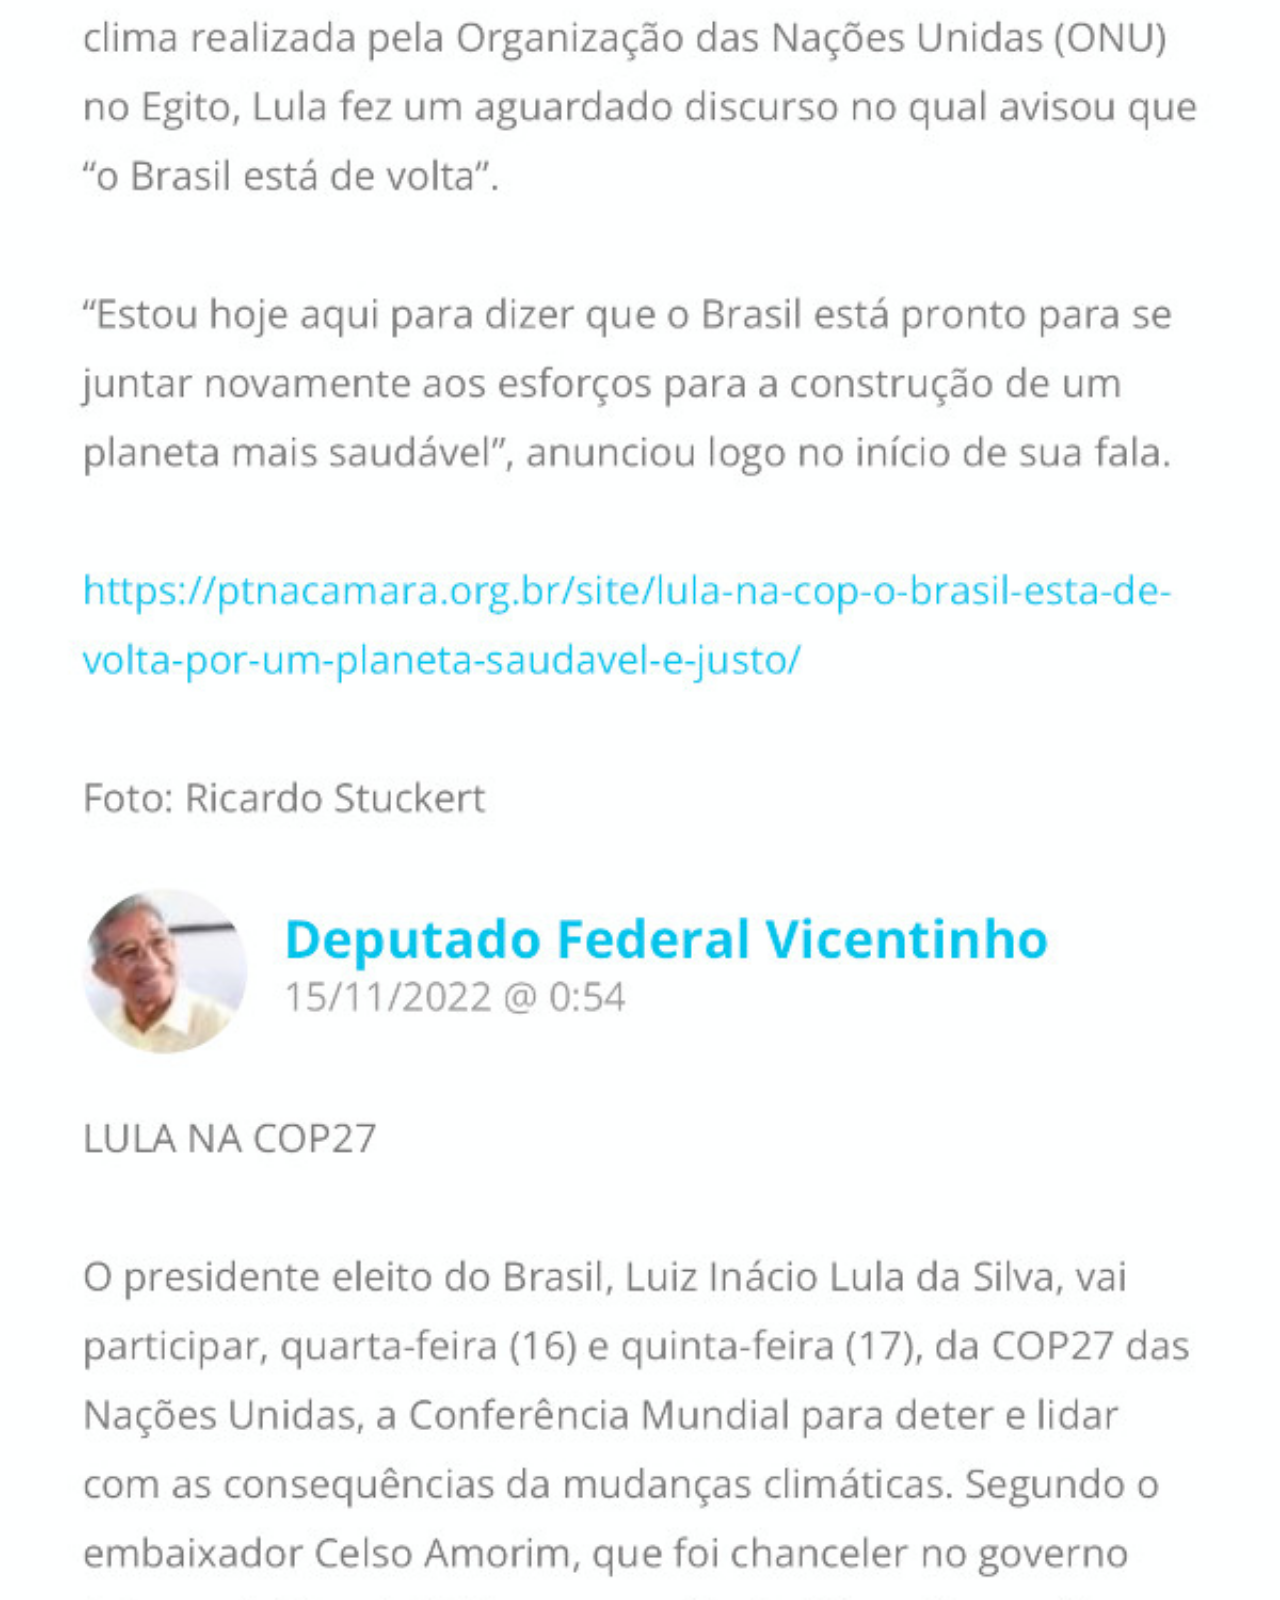
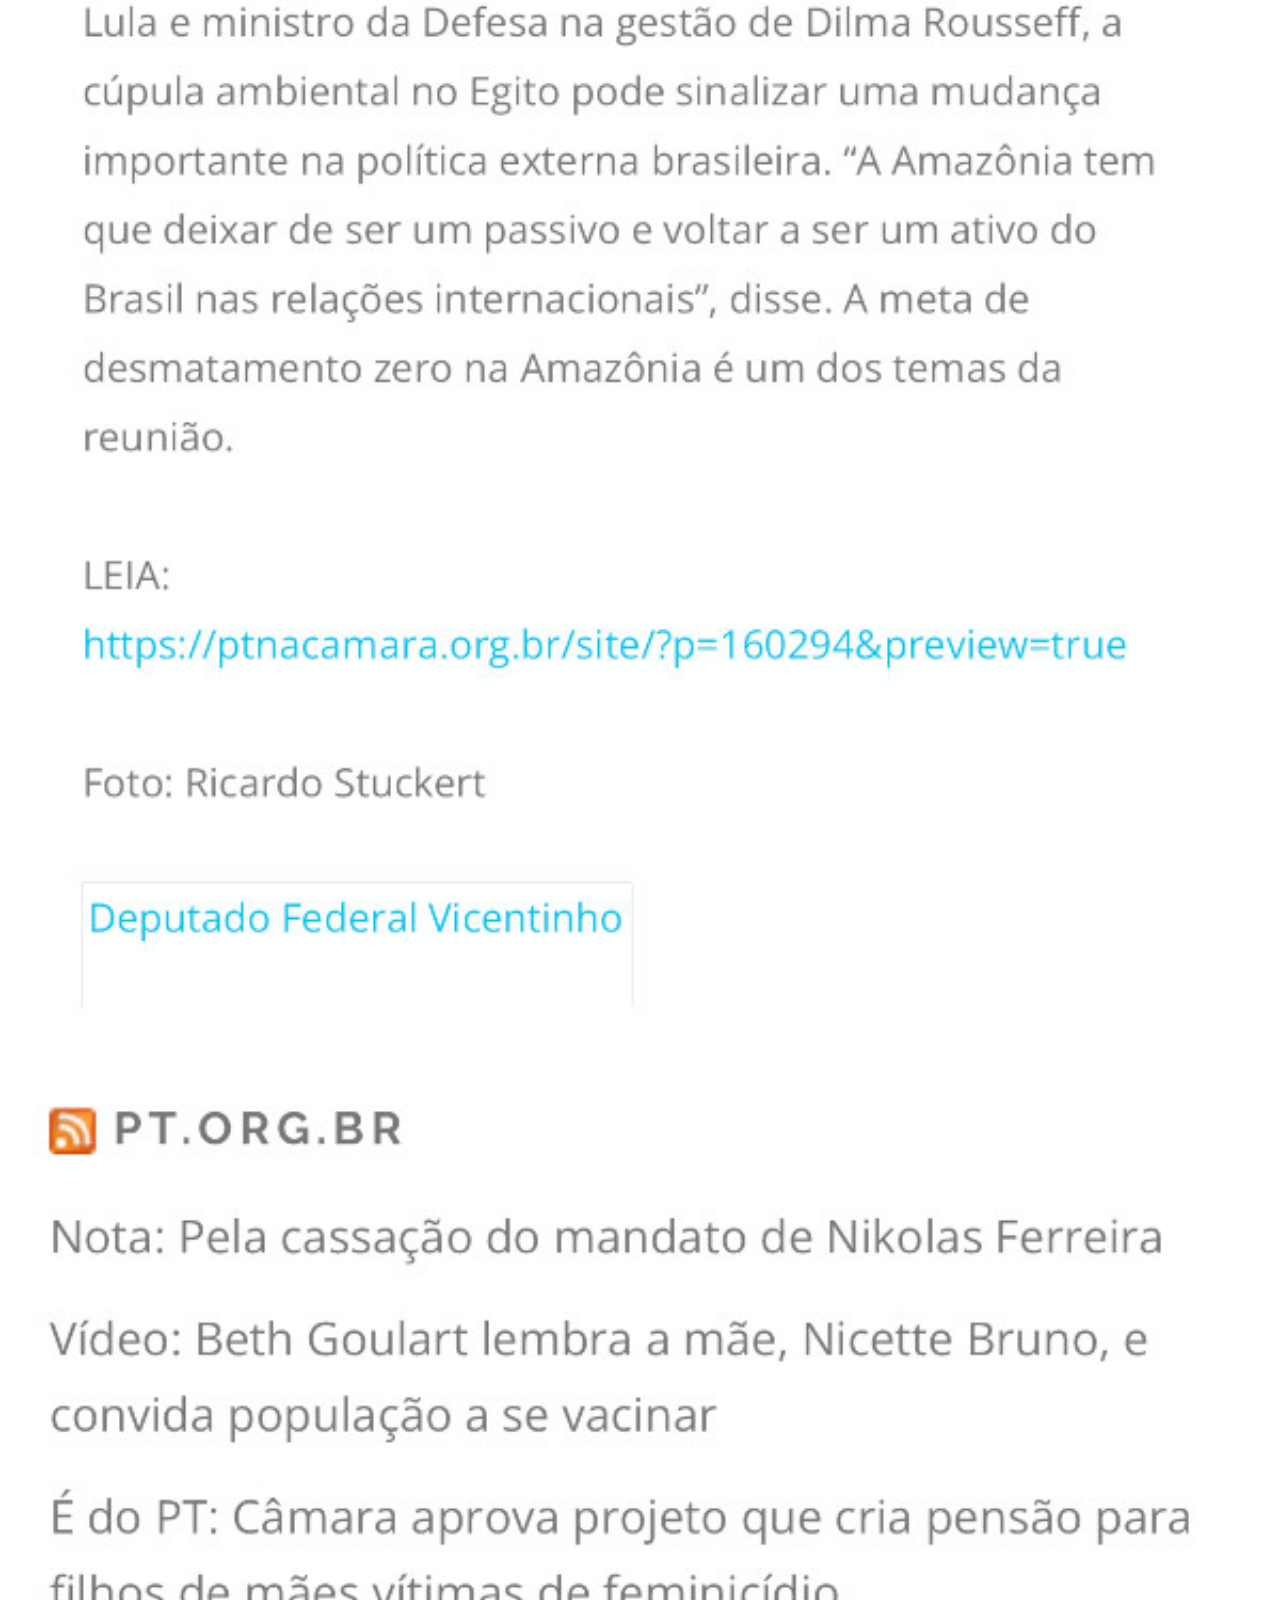
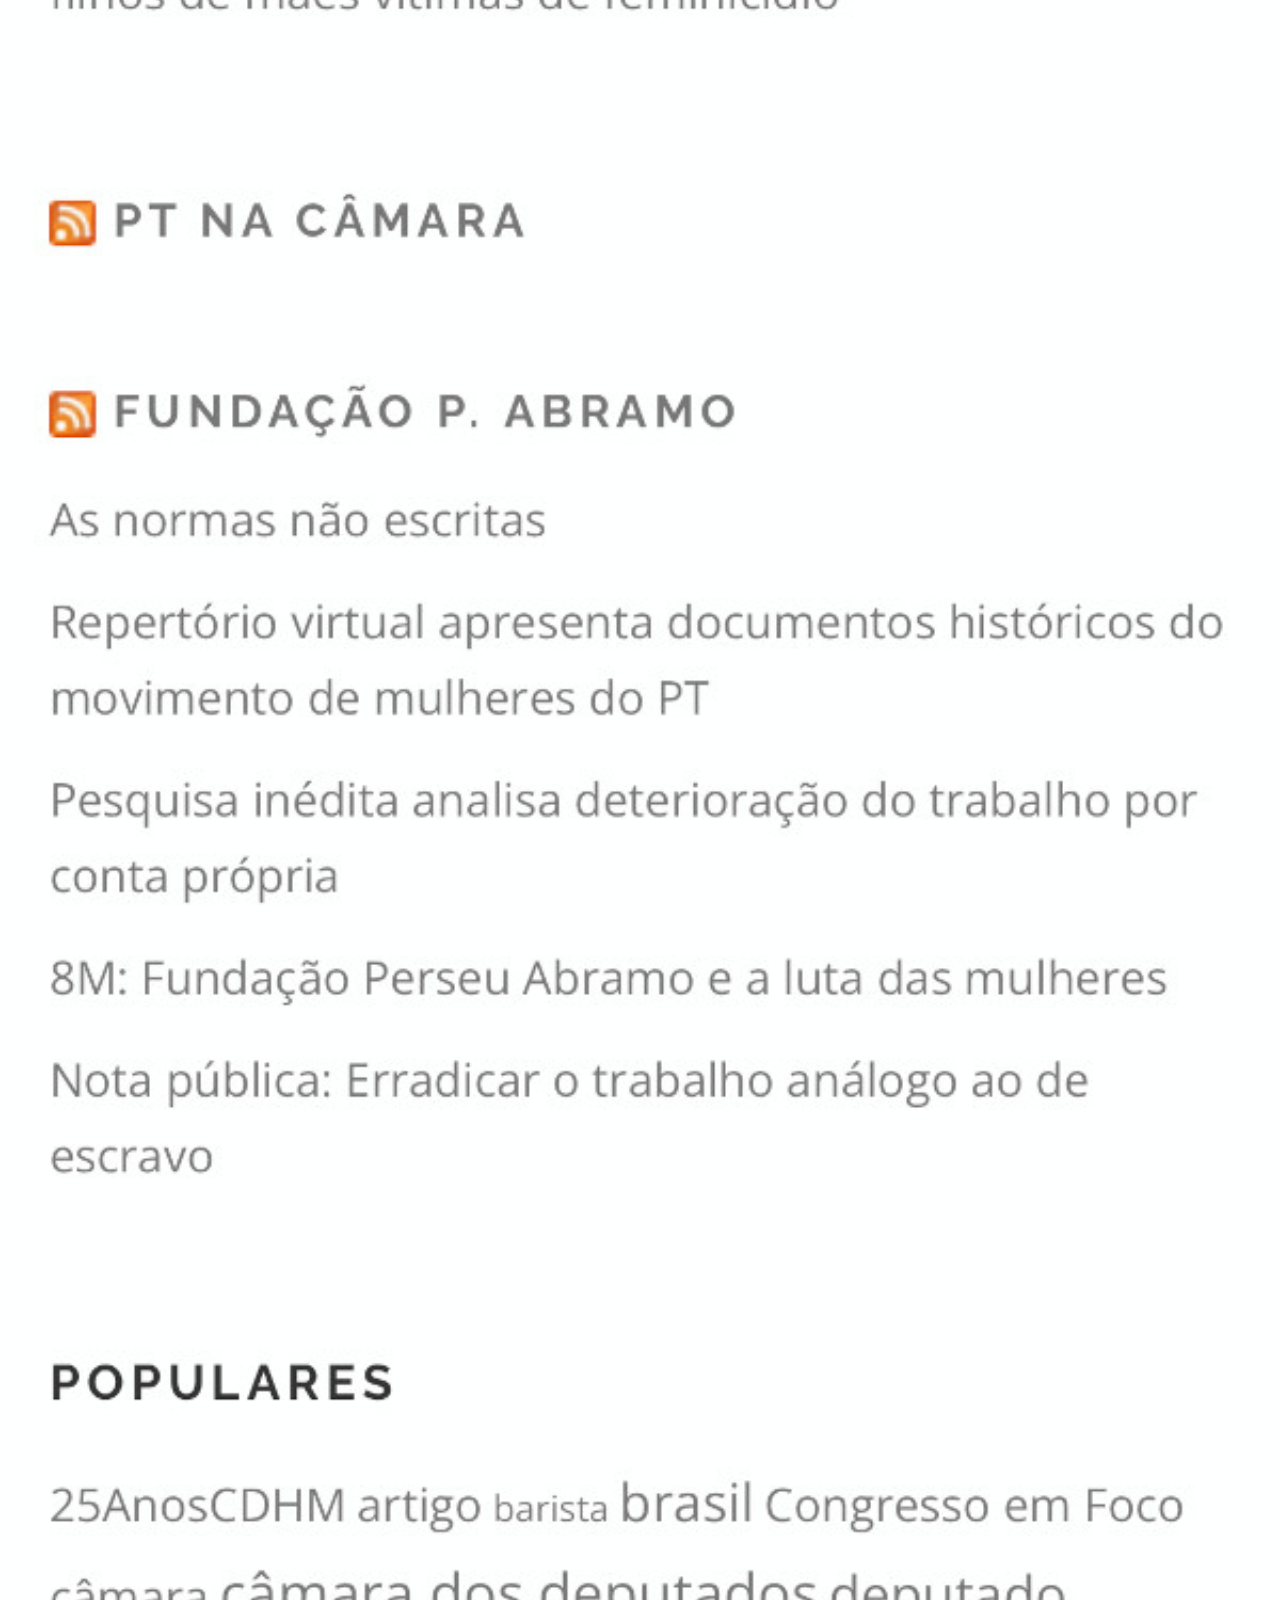
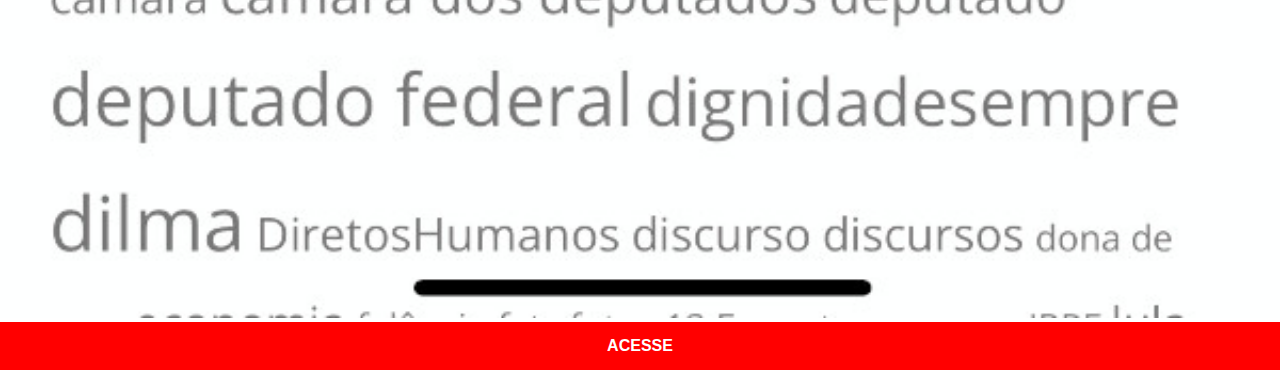
<file: Htmls/Site.html>
<!DOCTYPE html>
<html lang="pt-br">
<head>
    <meta charset="UTF-8">
    <meta http-equiv="X-UA-Compatible" content="IE=edge">
    <meta name="viewport" content="width=device-width, initial-scale=1.0">
    <title>Site</title>
    <link rel="stylesheet" href="../Estilos/estilo.css">
</head>
<body>
    <img src="../imagens/Redes/Site_Pai.jpg" alt="Site">
    <a href="https://www.vicentinho.com" target="_blank">ACESSE</a>
    
</body>
</html>
</file>
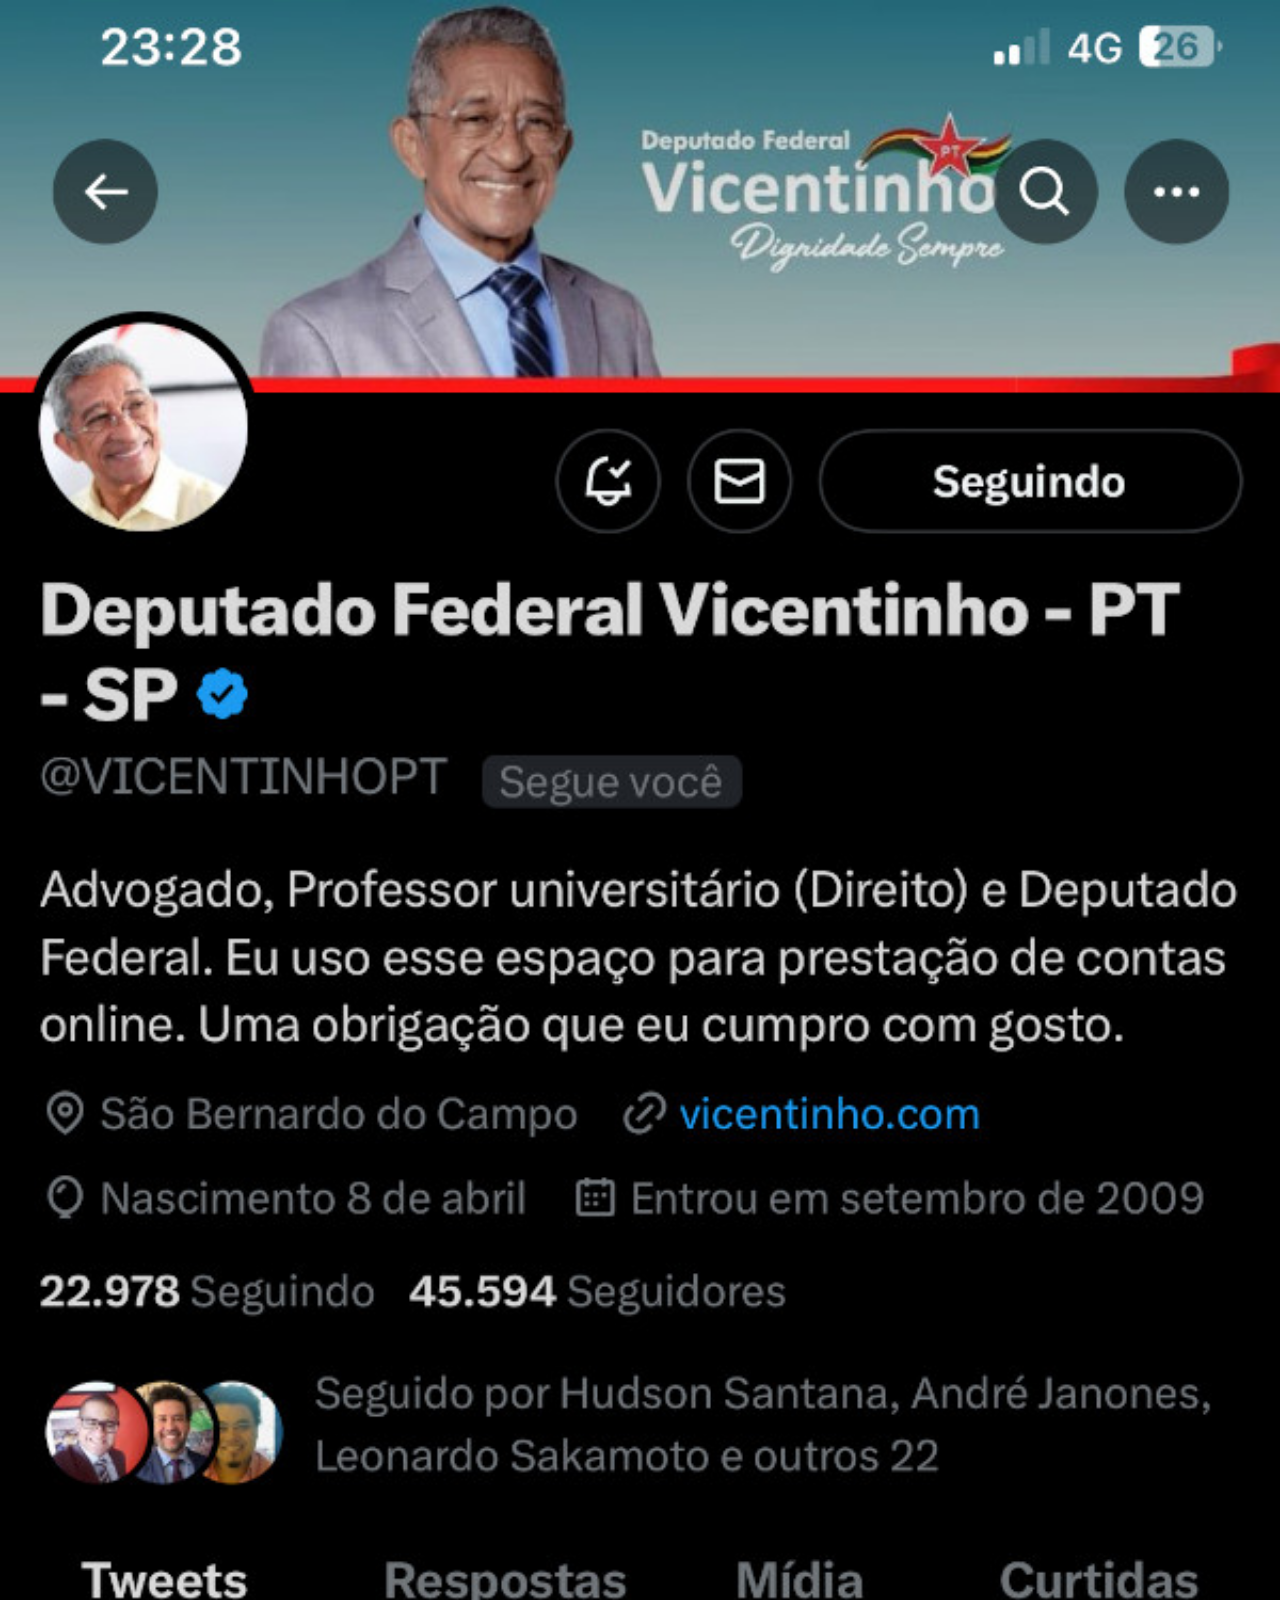
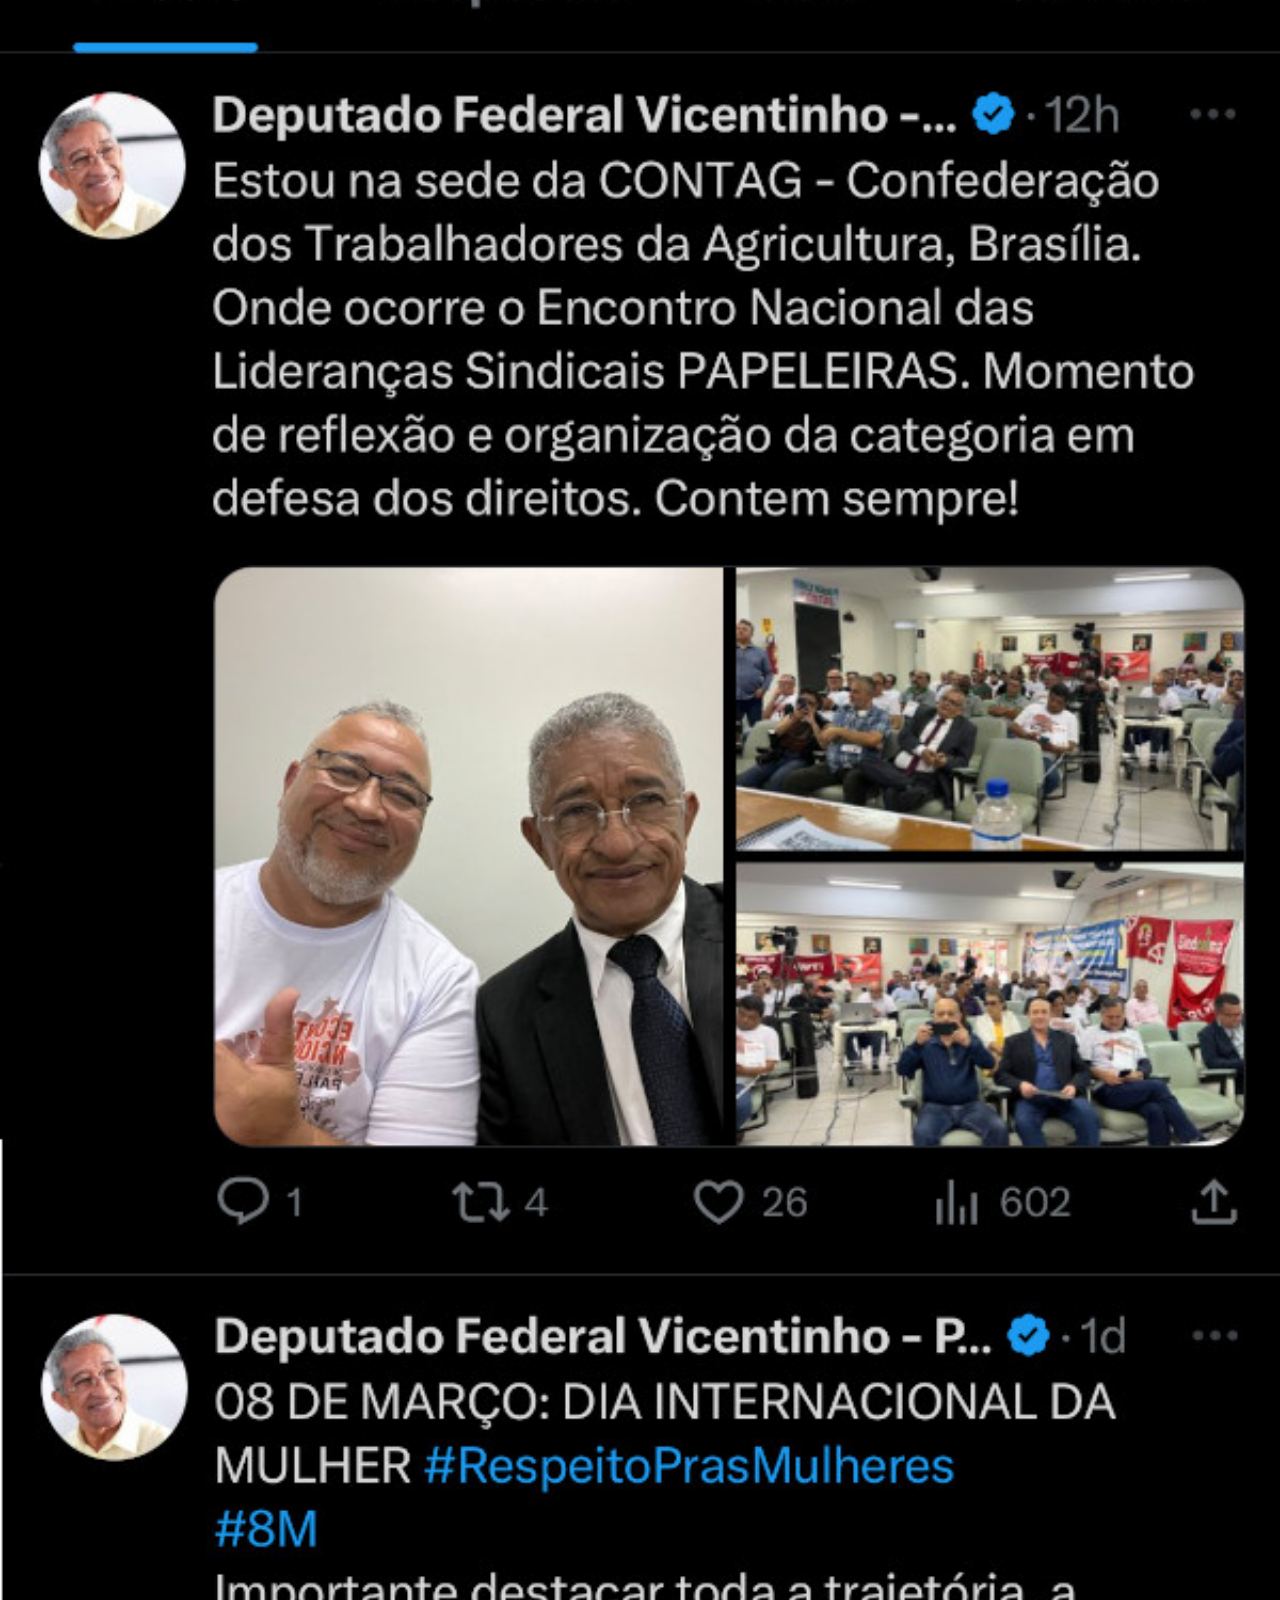
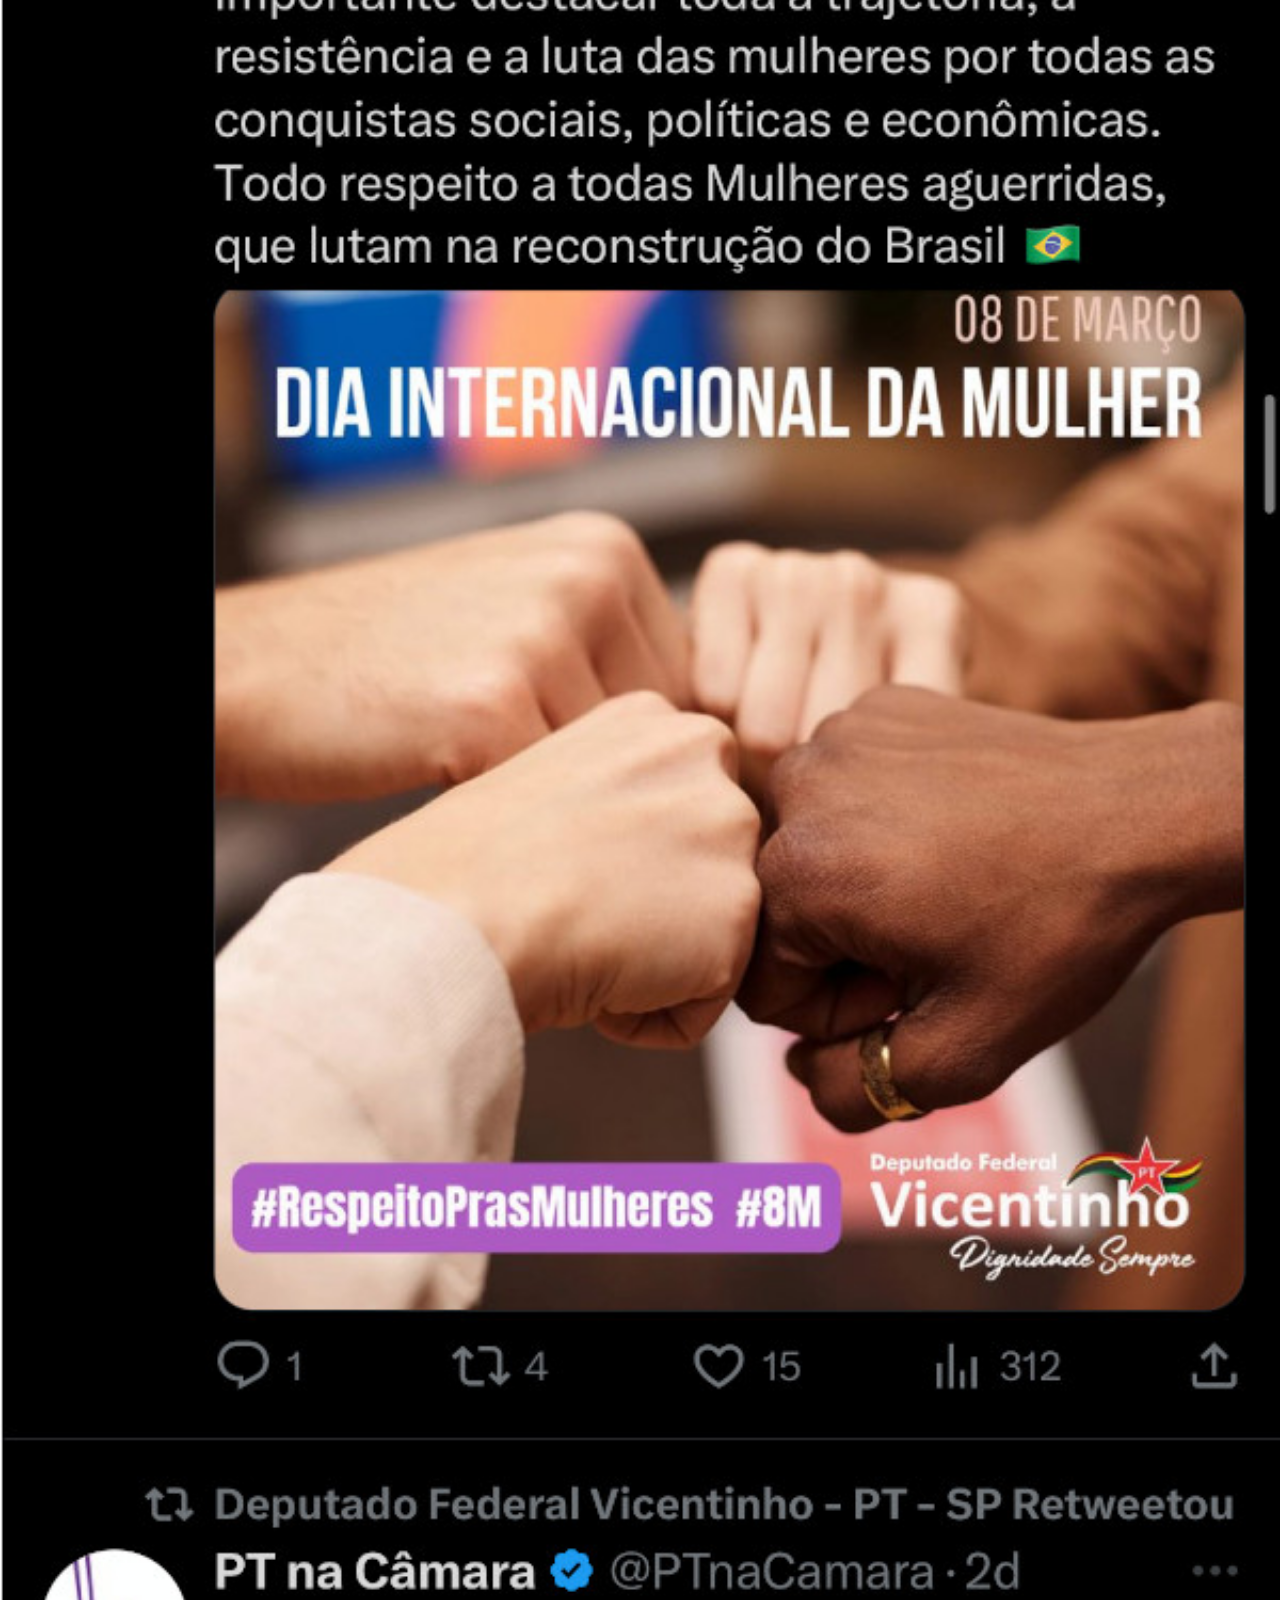
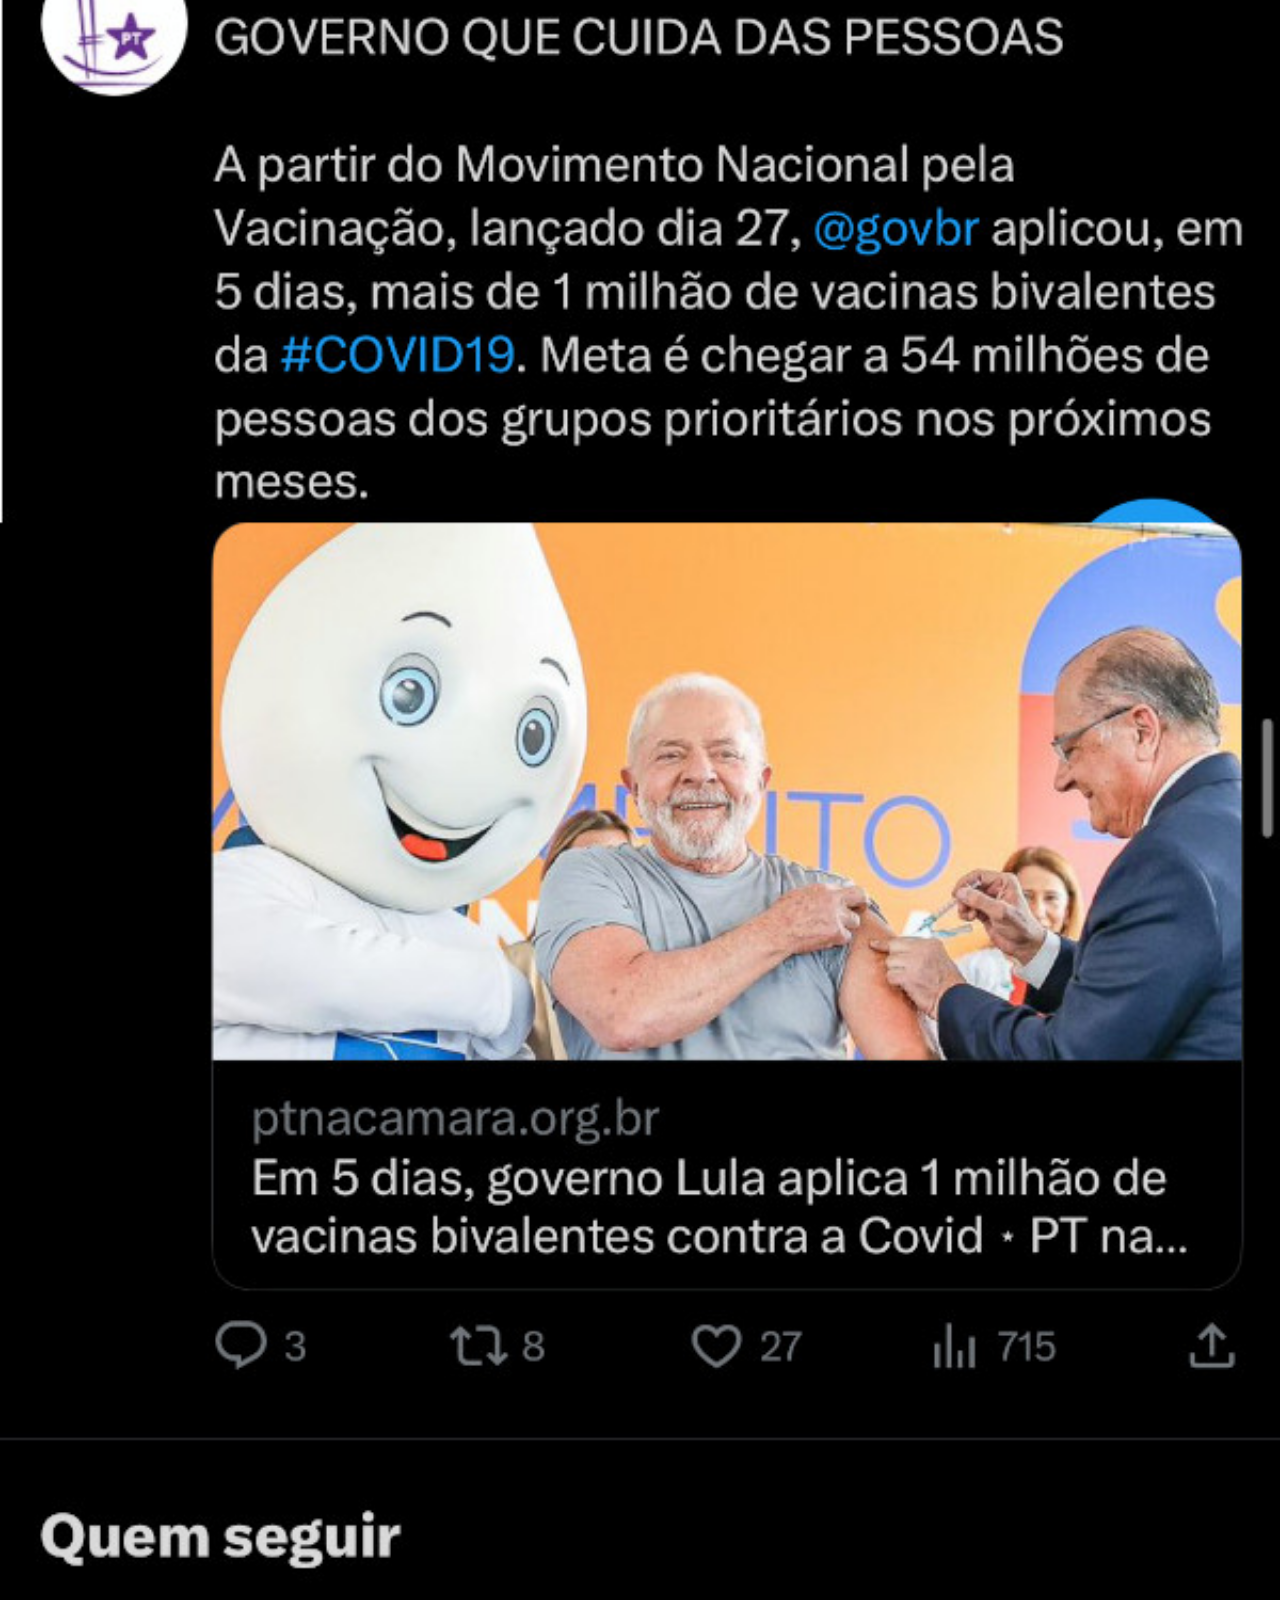
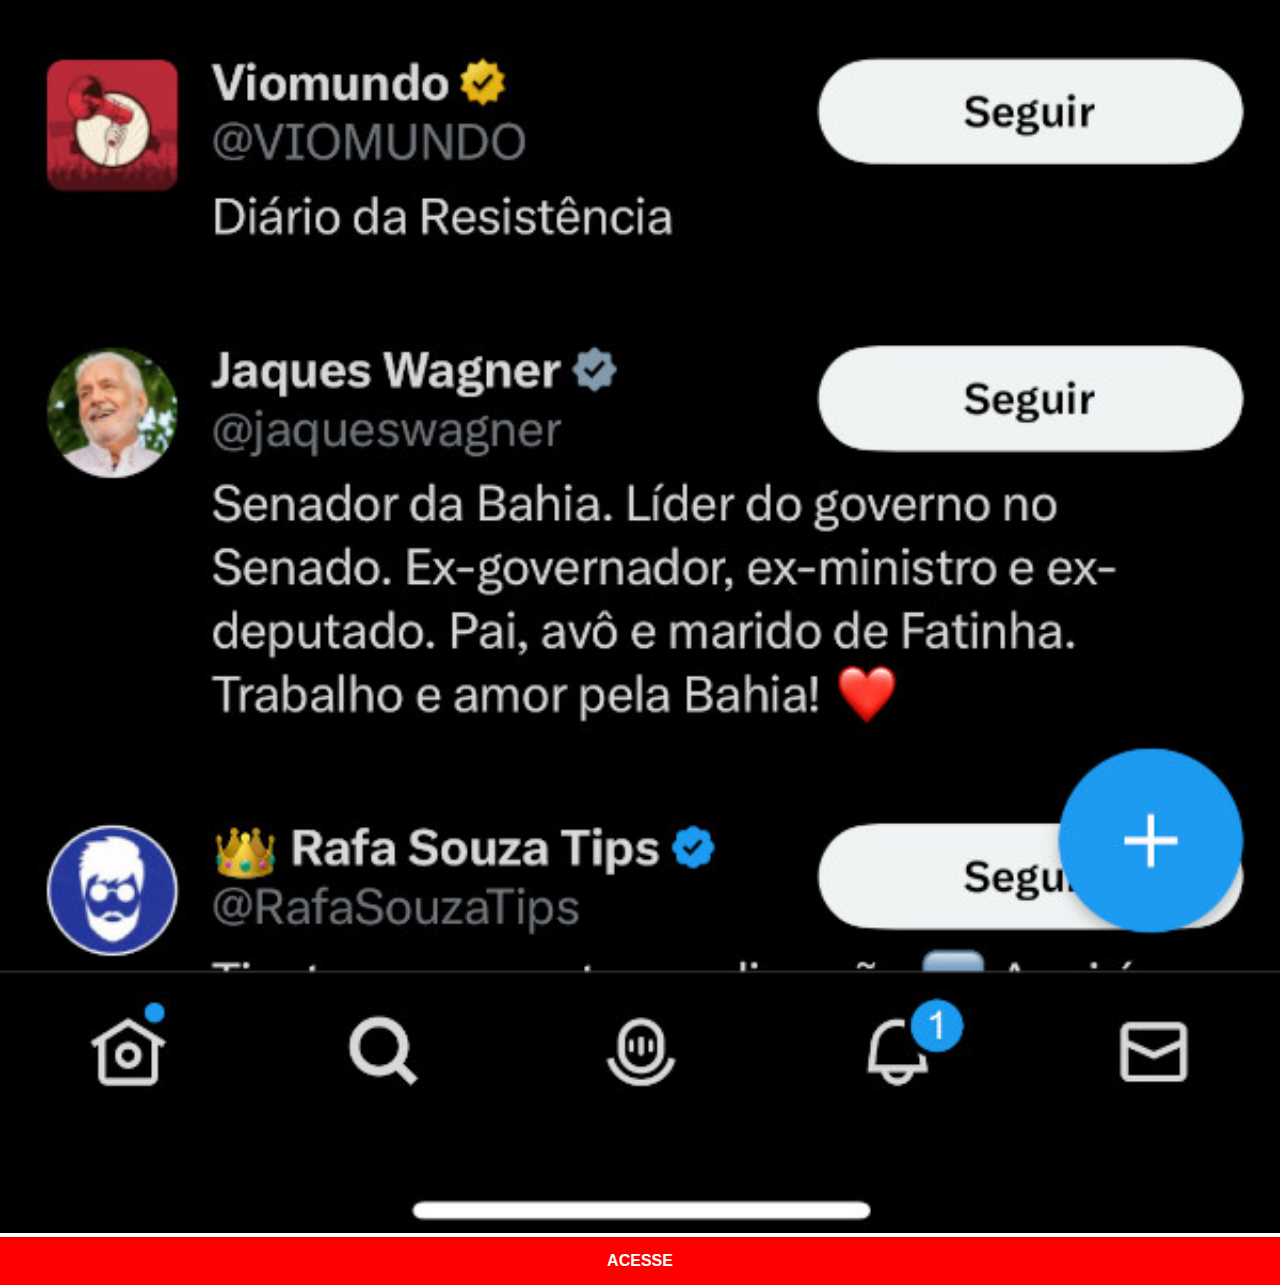
<file: Htmls/twitter.html>
<!DOCTYPE html>
<html lang="pt-br">
<head>
    <meta charset="UTF-8">
    <meta http-equiv="X-UA-Compatible" content="IE=edge">
    <meta name="viewport" content="width=device-width, initial-scale=1.0">
    <title>twitter</title>
    <link rel="stylesheet" href="../Estilos/estilo.css">
</head>
<body>
    <img src="../imagens/Redes/Twitter_Pai.jpg" alt="twitter">
    <a href="https://twitter.com/VICENTINHOPT?s=20" target="_blank">ACESSE</a>
    
</body>
</html>
</file>
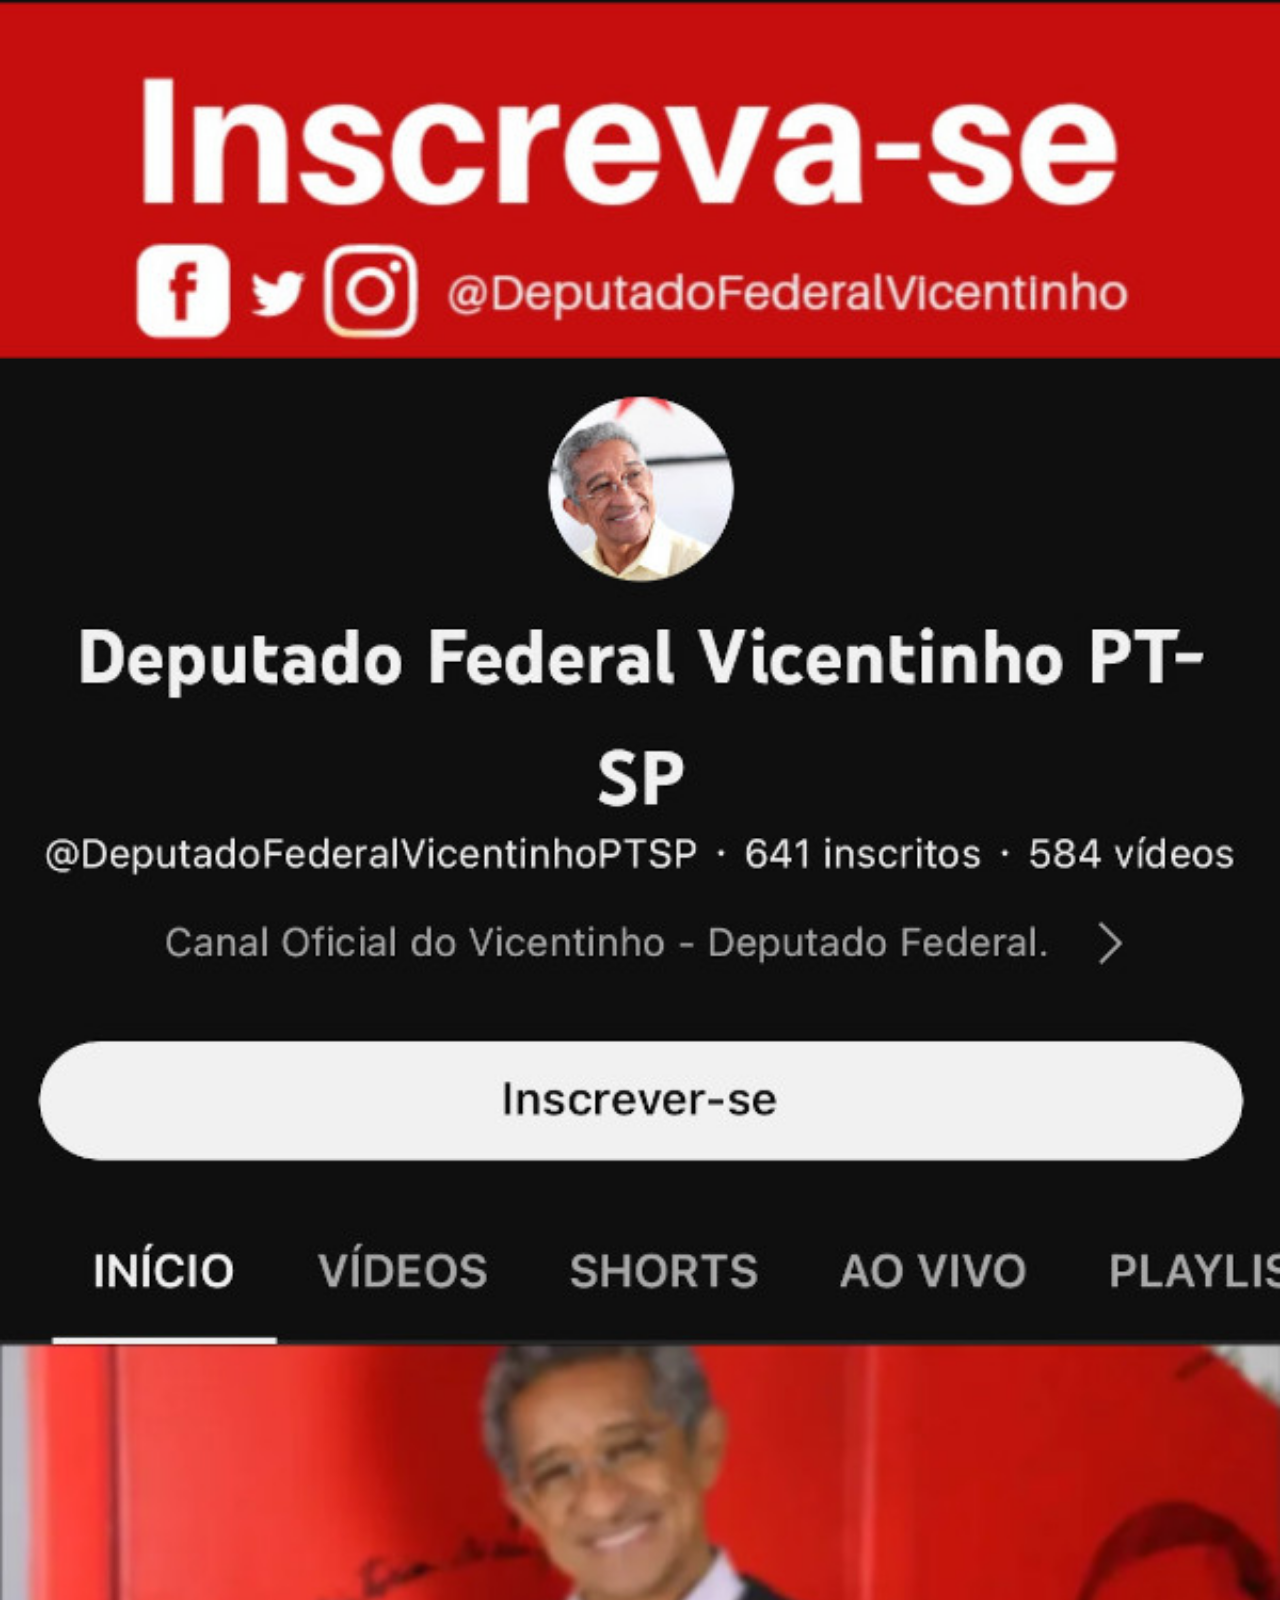
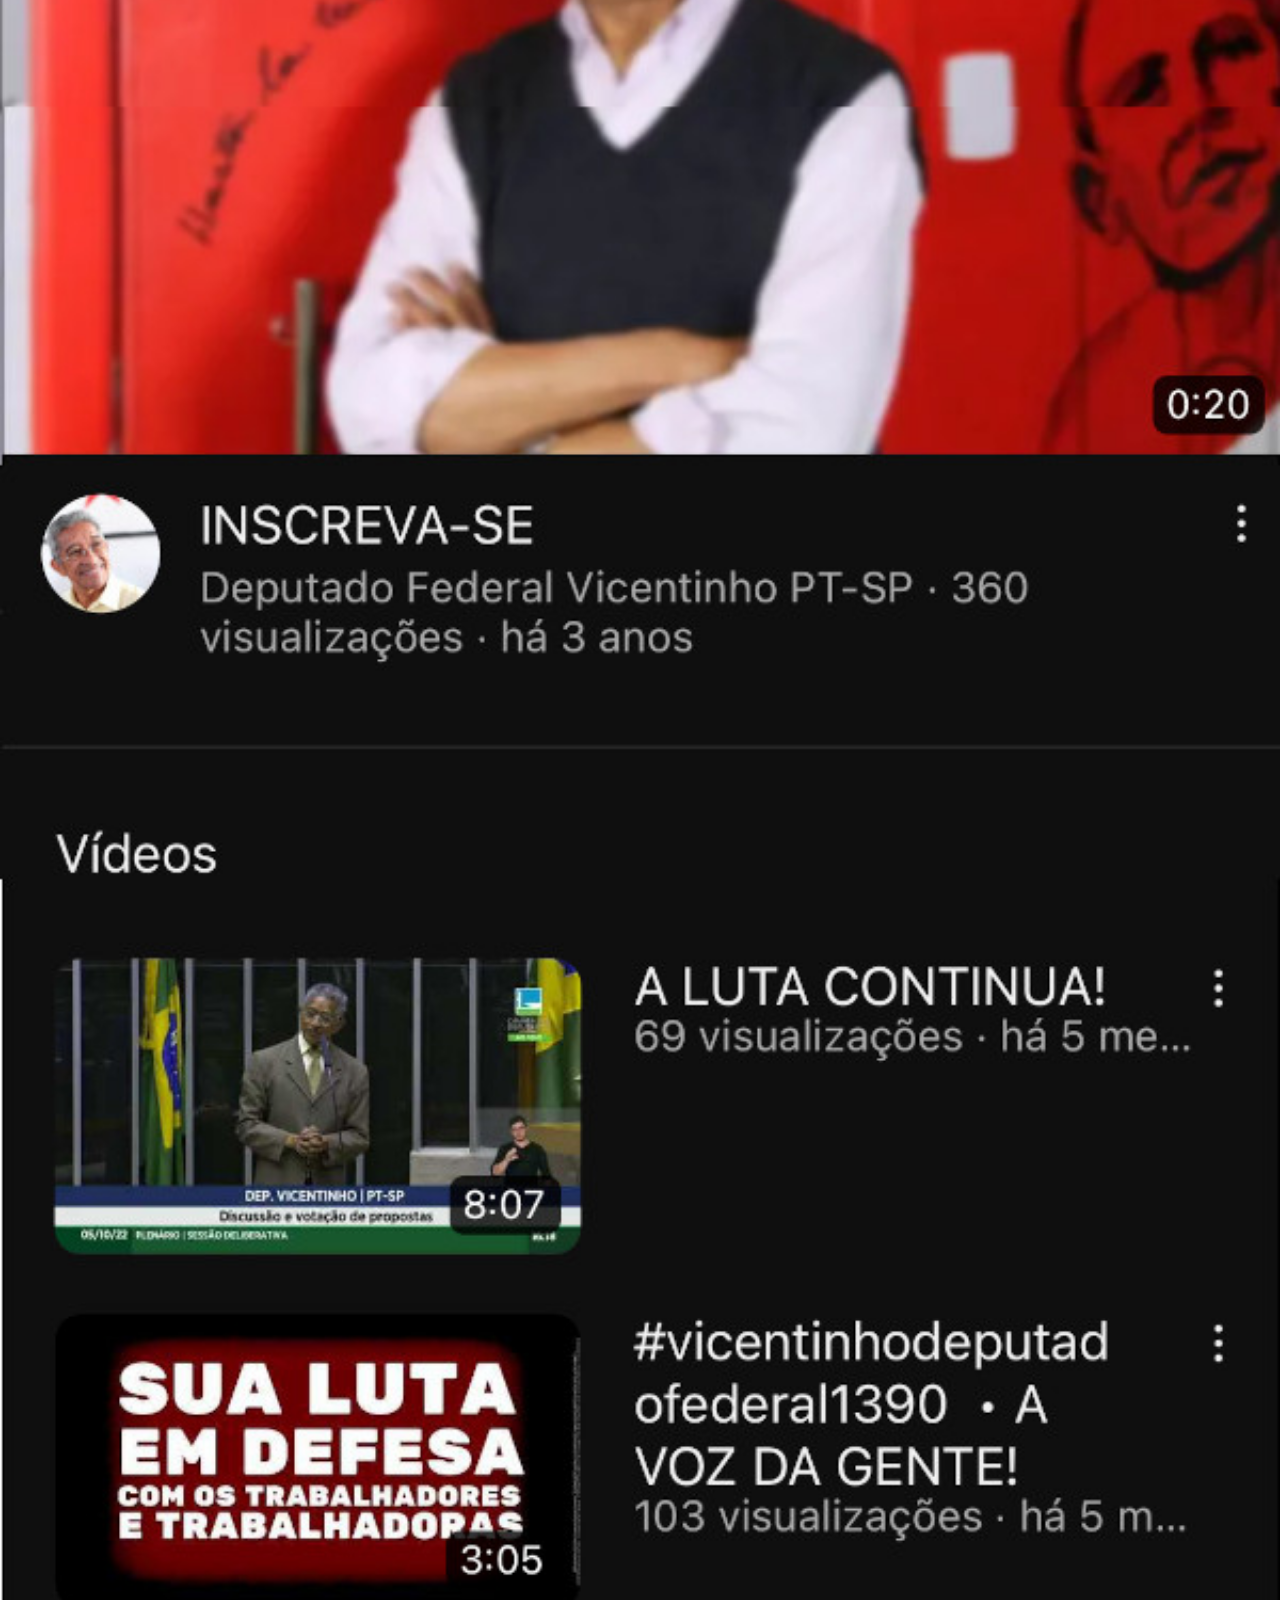
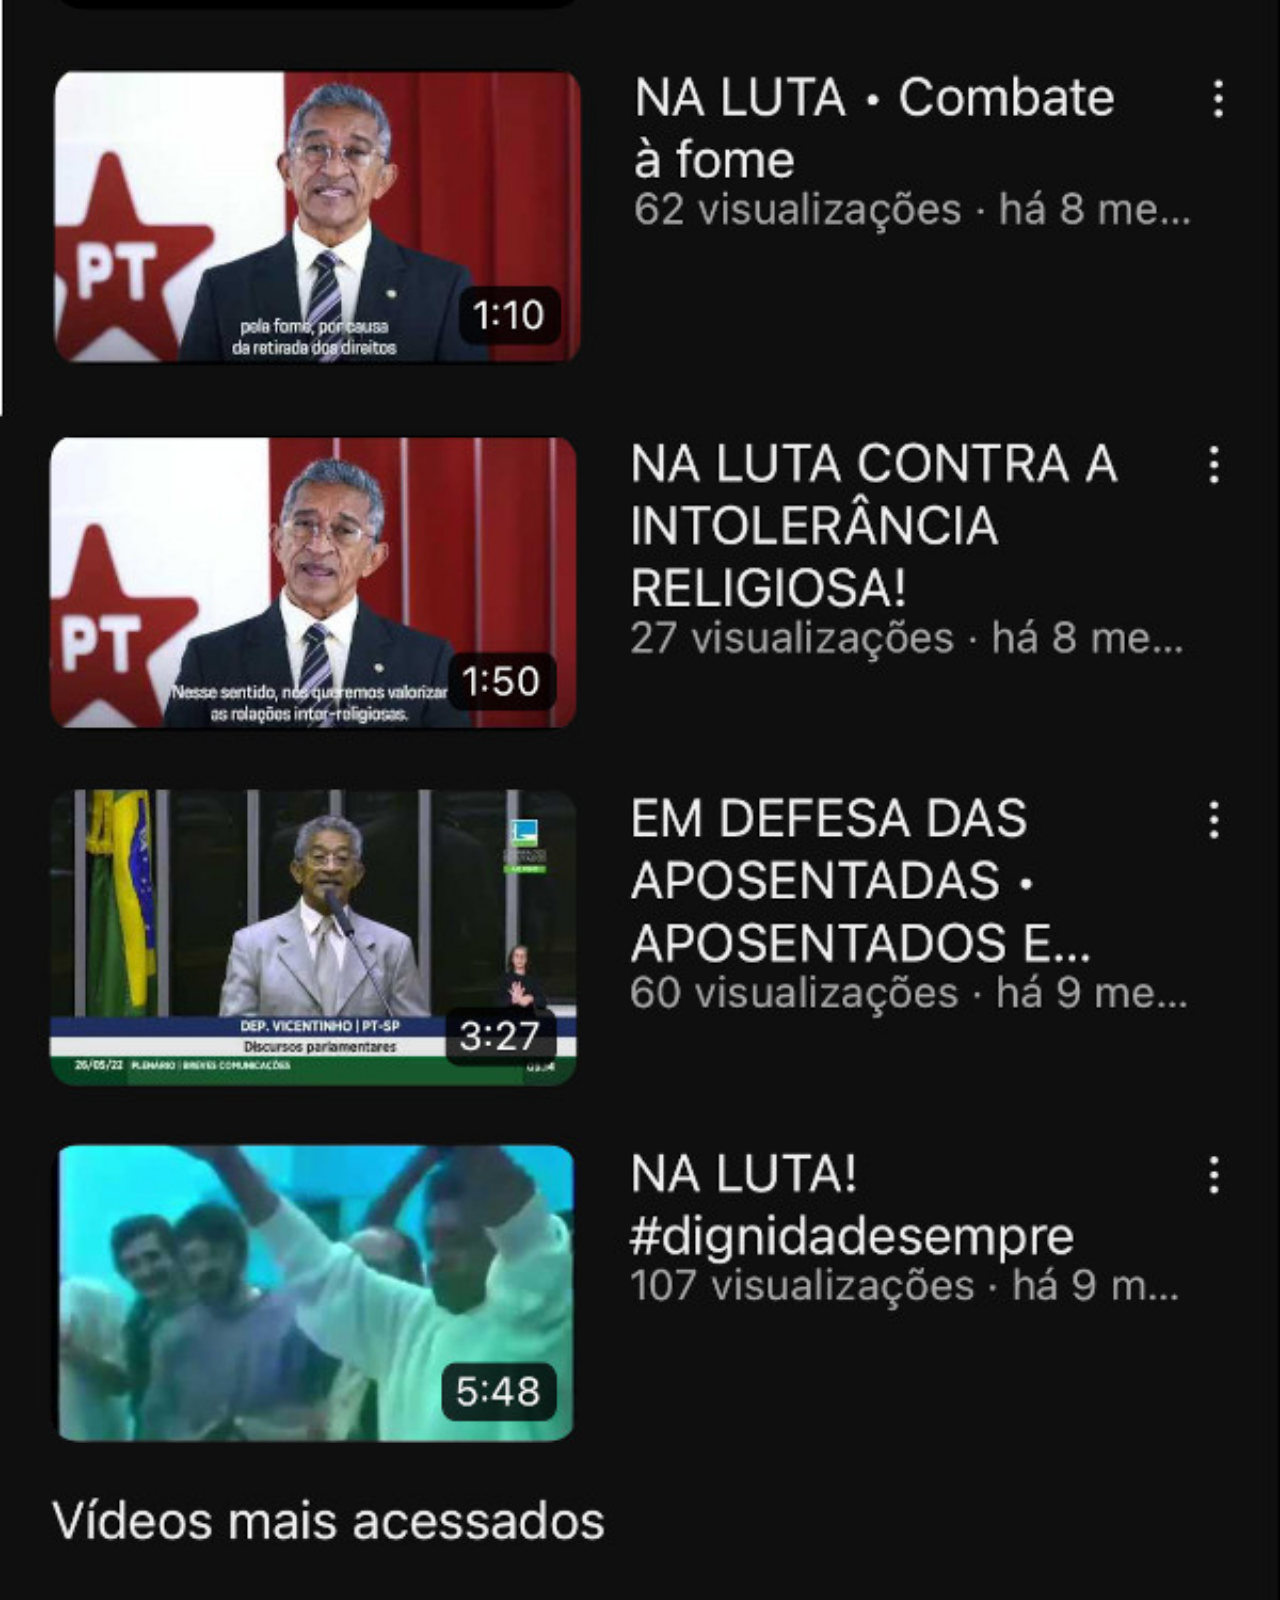
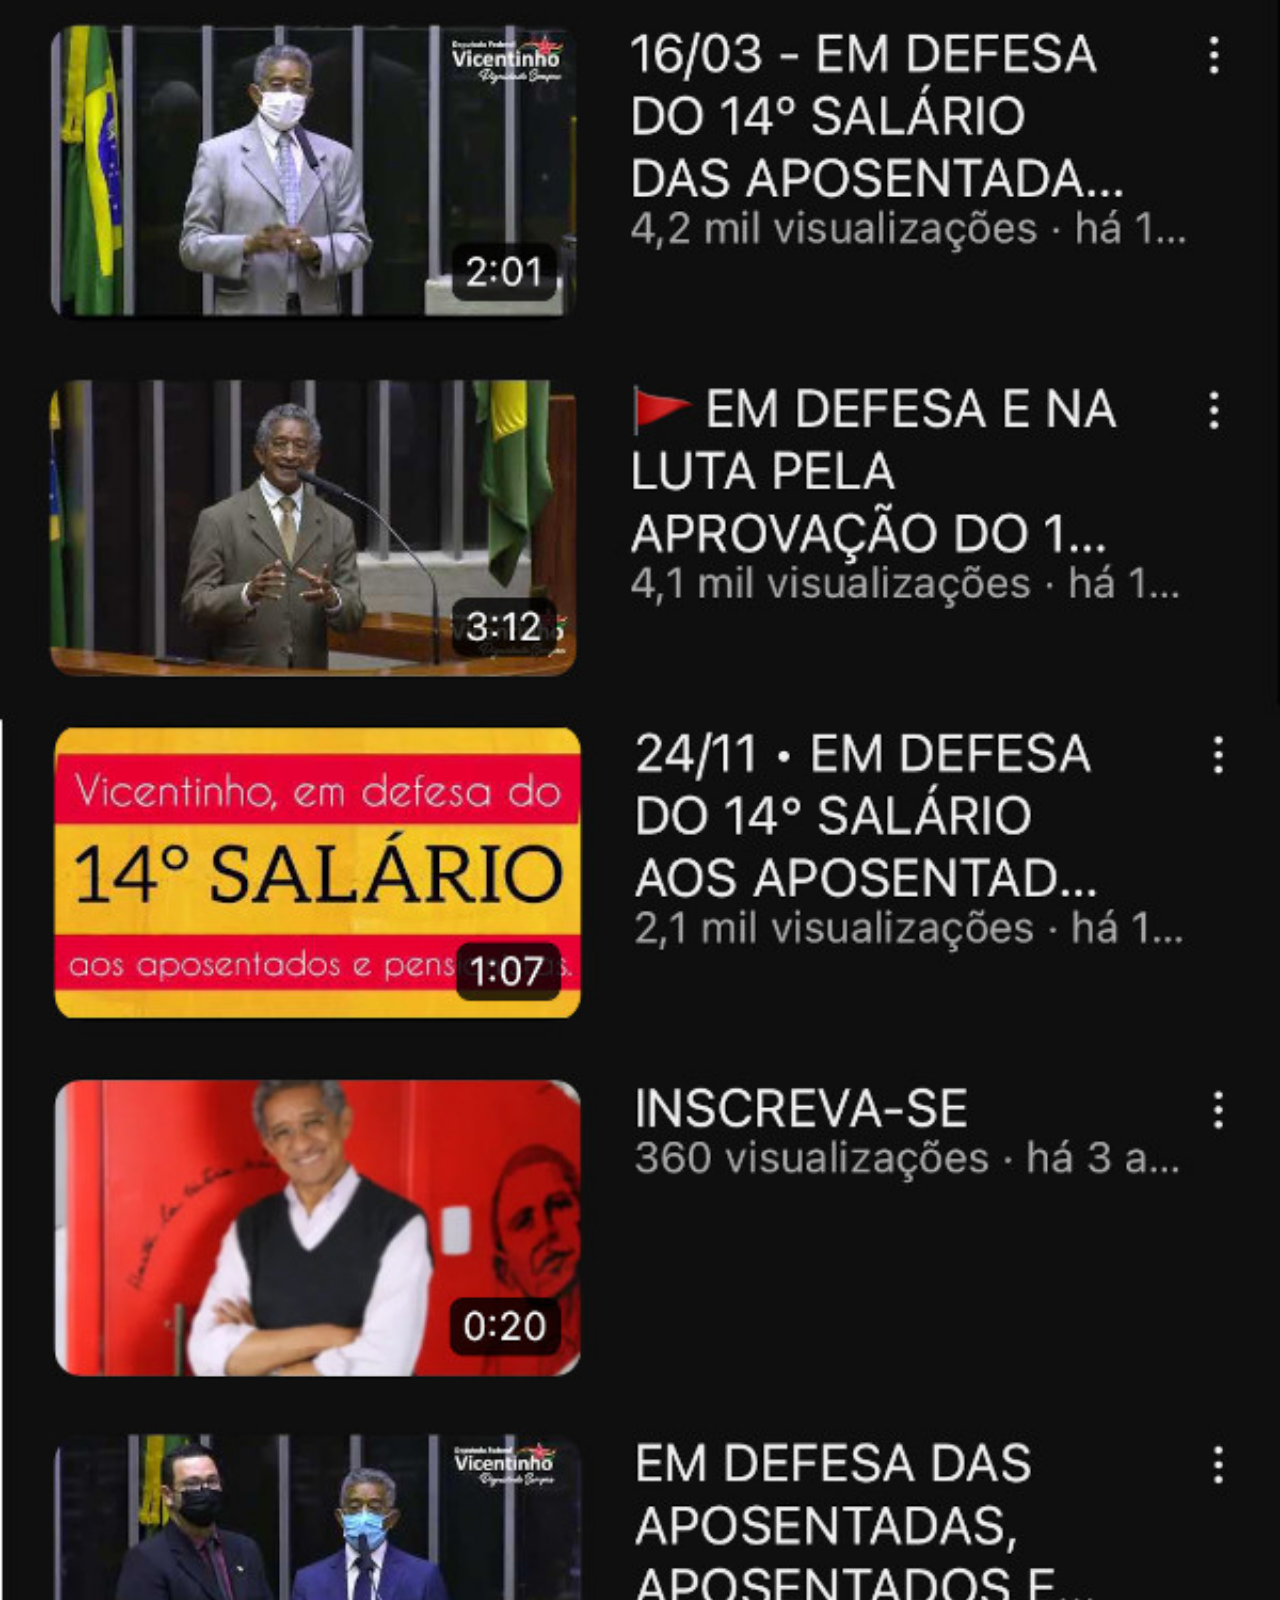
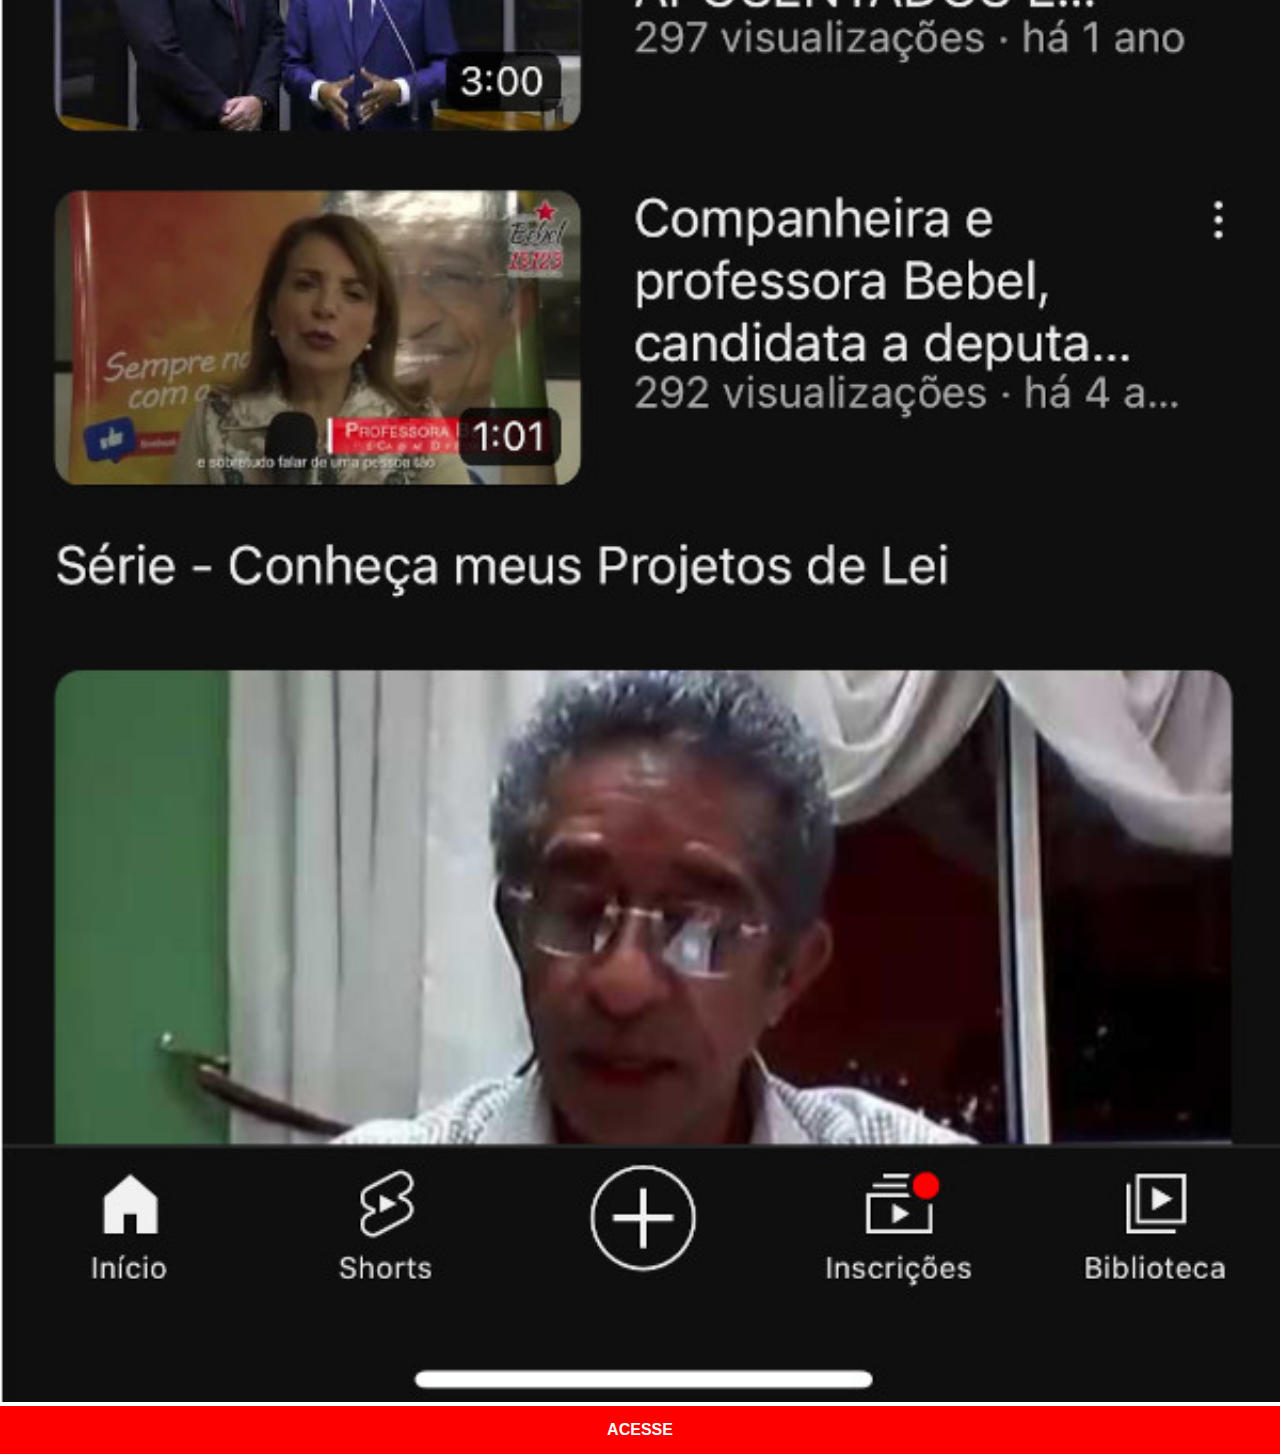
<file: Htmls/youtube.html>
<!DOCTYPE html>
<html lang="pt-br">
<head>
    <meta charset="UTF-8">
    <meta http-equiv="X-UA-Compatible" content="IE=edge">
    <meta name="viewport" content="width=device-width, initial-scale=1.0">
    <title>youtube</title>
    <link rel="stylesheet" href="../Estilos/estilo.css">
</head>
<body>
    <img src="../imagens/Redes/YouTube_Pai.jpg" alt="youtube">
     <a href="https://youtube.com/@DeputadoFederalVicentinhoPTSP" target="_blank">ACESSE</a>
</body>
</html>
</file>
<file: Estilos/style.css>
@charset "utf-8";

* {
    margin: 0px;
    padding: 0px;
    font-family: Arial, Helvetica, sans-serif;

}

html, body {
    height: 100vh;
    width: 100vw;
    background-color: black;
}

body{
    background: url(../imagens/Pai_Fundo.jpg) center;
    background-size: cover;
    background-attachment: fixed;
}

main {
    position: relative;
    height: 100vh;
    
    
}

#telefone{
    position:absolute;
    top: 50%;
    left: 50%;
    transform: translate(-50%, -50%);
    height: 627px;
    width: 311px;
    background: url(../imagens/frame-iphone.png) no-repeat;

}

#tela{
    position: relative;
    top: 80px;
    left: 22px;
    width: 267px;
    height: 471px;

}

#redes-sociais{
   text-align: left;
    
}

#redes-sociais img {
    width: 50px;
    height: 50px;
    margin: 2px;
    border-radius: 50%;
    box-shadow: 2px 2px 5px rgba(0, 0, 0, 0.747);
    box-sizing: border-box;
}

#redes-sociais img:hover {
    border: 2px solid white;
    transform: translate(-3px, -3px);
    box-shadow: 5px 5px 10px black;
    transition: .25s;

}
</file>
<file: Estilos/estilo.css>
@charset "UTF-8";

    
        *{
            margin: 0px;
            padding: 0px;
            font-family: Arial, Helvetica, sans-serif;
        }

        img{
            width: 100vw;

        }

        ::-webkit-scrollbar {
            width: 0px;
            height: 0px;
        } 

        a:hover{
            color: black;

        }

        a {
            display: block;
            background-color: red;
            color: white;
            padding: 15px;
            text-align: center;
            font-weight: bolder;
            text-decoration: none;
        }
</file>
